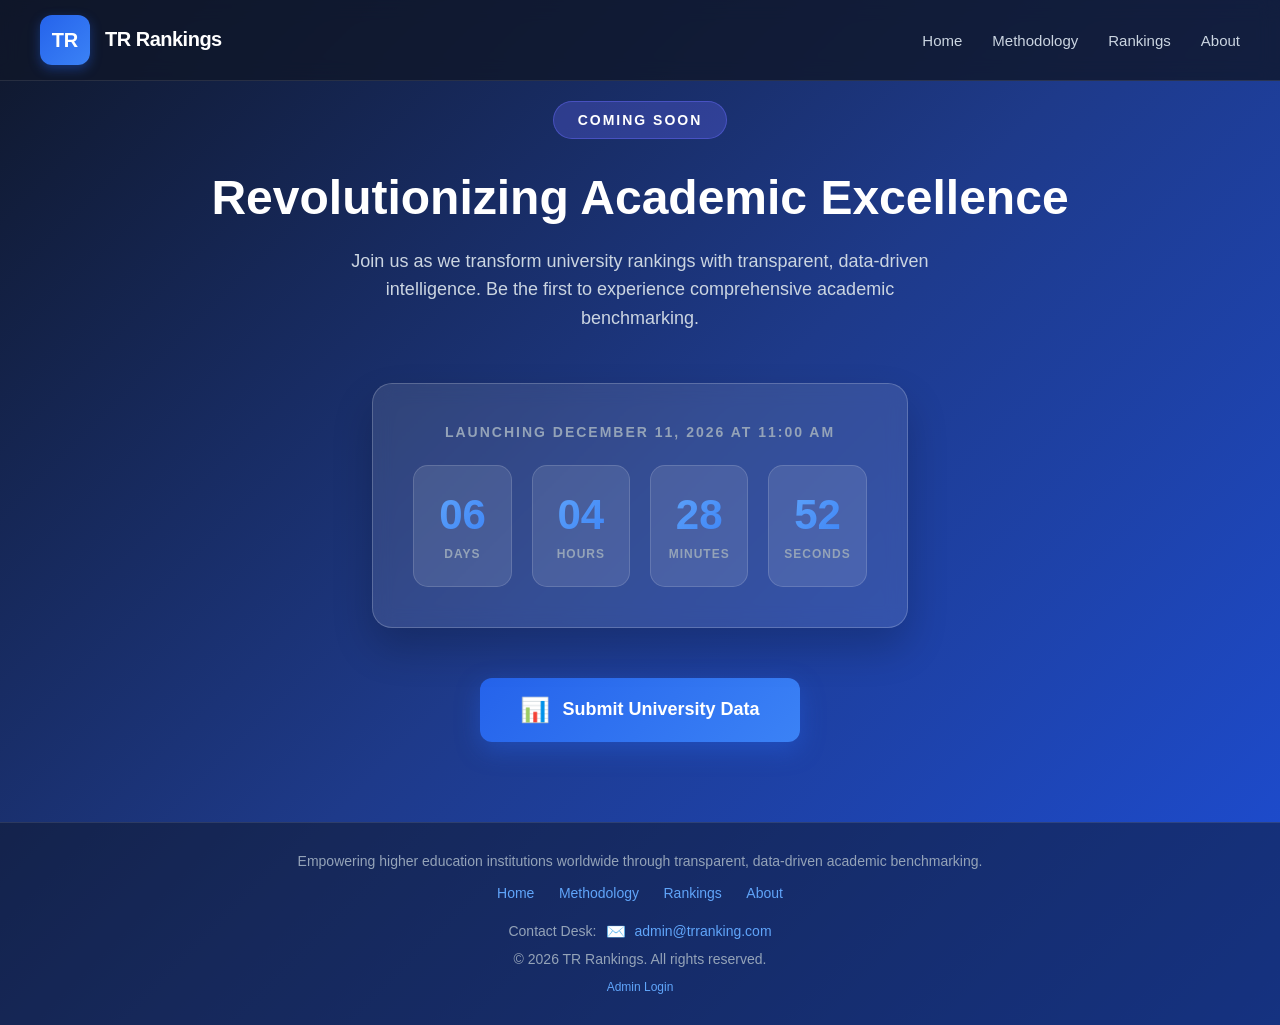
<file: index.html>
<!DOCTYPE html>
<html lang="en">
<head>
  <meta charset="UTF-8">
  <meta name="viewport" content="width=device-width, initial-scale=1.0">
  <meta name="description" content="TR Rankings - Global University Intelligence. Launching December 11, 2026 at 11:00 AM.">
  <title>TR Rankings</title>
  <style>
    * {
      margin: 0;
      padding: 0;
      box-sizing: border-box;
    }

    body {
      font-family: 'Segoe UI', Tahoma, Geneva, Verdana, sans-serif;
      background: linear-gradient(135deg, #0f172a 0%, #1e3a8a 50%, #1d4ed8 100%);
      min-height: 100vh;
      color: white;
      display: flex;
      flex-direction: column;
    }

    /* Navigation Header */
    .nav-header {
      background: rgba(15, 23, 42, 0.8);
      backdrop-filter: blur(10px);
      padding: 15px 40px;
      display: flex;
      justify-content: space-between;
      align-items: center;
      border-bottom: 1px solid rgba(255, 255, 255, 0.1);
      position: sticky;
      top: 0;
      z-index: 1000;
    }

    .nav-brand {
      display: flex;
      align-items: center;
      gap: 15px;
    }

    .logo {
      width: 50px;
      height: 50px;
      background: linear-gradient(135deg, #2563eb 0%, #3b82f6 100%);
      border-radius: 12px;
      display: flex;
      align-items: center;
      justify-content: center;
      font-size: 20px;
      font-weight: bold;
      box-shadow: 0 4px 12px rgba(37, 99, 235, 0.4);
    }

    .brand {
      text-align: left;
    }

    .brand-title {
      font-size: 20px;
      font-weight: bold;
      margin-bottom: 2px;
      letter-spacing: -0.5px;
    }

    .brand-subtitle {
      font-size: 12px;
      color: #94a3b8;
      font-weight: 500;
    }

    .nav-menu {
      display: flex;
      gap: 30px;
      align-items: center;
    }

    .nav-menu a {
      color: #cbd5e1;
      text-decoration: none;
      font-size: 15px;
      font-weight: 500;
      transition: color 0.3s;
      position: relative;
    }

    .nav-menu a:hover {
      color: #60a5fa;
    }

    .nav-menu a::after {
      content: '';
      position: absolute;
      bottom: -5px;
      left: 0;
      width: 0;
      height: 2px;
      background: #60a5fa;
      transition: width 0.3s;
    }

    .nav-menu a:hover::after {
      width: 100%;
    }

    .mobile-menu-toggle {
      display: none;
      background: none;
      border: none;
      color: white;
      font-size: 24px;
      cursor: pointer;
    }

    .container {
      max-width: 1200px;
      margin: 0 auto;
      padding: 20px;
      flex: 1;
      display: flex;
      flex-direction: column;
      justify-content: center;
      align-items: center;
    }

    /* Coming Soon Badge */
    .coming-soon {
      display: inline-block;
      background: rgba(99, 102, 241, 0.3);
      padding: 10px 24px;
      border-radius: 25px;
      font-size: 14px;
      font-weight: bold;
      text-transform: uppercase;
      letter-spacing: 2px;
      margin-bottom: 30px;
      border: 1px solid rgba(99, 102, 241, 0.5);
      animation: pulse 2s infinite;
    }

    @keyframes pulse {
      0%, 100% {
        box-shadow: 0 0 0 0 rgba(99, 102, 241, 0.4);
      }
      50% {
        box-shadow: 0 0 0 10px rgba(99, 102, 241, 0);
      }
    }

    /* Hero Text */
    .hero-text {
      text-align: center;
      margin-bottom: 50px;
    }

    .hero-text h1 {
      font-size: 48px;
      font-weight: bold;
      margin-bottom: 20px;
      line-height: 1.2;
    }

    .hero-text p {
      font-size: 18px;
      color: #cbd5e1;
      max-width: 600px;
      margin: 0 auto;
      line-height: 1.6;
    }

    /* Countdown Timer */
    .countdown {
      background: rgba(255, 255, 255, 0.1);
      backdrop-filter: blur(10px);
      padding: 40px;
      border-radius: 20px;
      max-width: 700px;
      margin: 0 auto 50px;
      border: 1px solid rgba(255, 255, 255, 0.2);
      box-shadow: 0 20px 40px rgba(0, 0, 0, 0.2);
    }

    .countdown-label {
      text-align: center;
      font-size: 14px;
      font-weight: bold;
      text-transform: uppercase;
      letter-spacing: 2px;
      margin-bottom: 25px;
      color: #94a3b8;
    }

    .countdown-timer {
      display: grid;
      grid-template-columns: repeat(4, 1fr);
      gap: 20px;
    }

    .countdown-item {
      background: rgba(255, 255, 255, 0.1);
      padding: 25px 15px;
      border-radius: 15px;
      text-align: center;
      border: 1px solid rgba(255, 255, 255, 0.15);
      transition: transform 0.3s, box-shadow 0.3s;
    }

    .countdown-item:hover {
      transform: translateY(-5px);
      box-shadow: 0 10px 30px rgba(0, 0, 0, 0.2);
    }

    .countdown-number {
      font-size: 42px;
      font-weight: bold;
      margin-bottom: 8px;
      background: linear-gradient(135deg, #60a5fa 0%, #3b82f6 100%);
      -webkit-background-clip: text;
      -webkit-text-fill-color: transparent;
      background-clip: text;
    }

    .countdown-unit {
      font-size: 12px;
      font-weight: bold;
      text-transform: uppercase;
      letter-spacing: 1px;
      color: #94a3b8;
    }

    /* DataHub Button */
    .datahub-section {
      text-align: center;
      margin-bottom: 60px;
    }

    .datahub-btn {
      display: inline-flex;
      align-items: center;
      gap: 12px;
      padding: 18px 40px;
      background: linear-gradient(135deg, #2563eb 0%, #3b82f6 100%);
      color: white;
      border: none;
      border-radius: 12px;
      font-size: 18px;
      font-weight: bold;
      cursor: pointer;
      text-decoration: none;
      box-shadow: 0 8px 24px rgba(37, 99, 235, 0.4);
      transition: all 0.3s;
    }

    .datahub-btn:hover {
      transform: translateY(-3px);
      box-shadow: 0 12px 32px rgba(37, 99, 235, 0.5);
    }

    .datahub-btn:active {
      transform: translateY(-1px);
    }

    .datahub-btn-icon {
      font-size: 24px;
    }

    /* Footer */
    footer {
      background: rgba(15, 23, 42, 0.5);
      padding: 30px 20px;
      text-align: center;
      border-top: 1px solid rgba(255, 255, 255, 0.1);
    }

    .footer-content {
      max-width: 1200px;
      margin: 0 auto;
    }

    .footer-text {
      color: #94a3b8;
      font-size: 14px;
      margin-bottom: 10px;
    }

    .footer-links {
      margin-top: 15px;
    }

    .footer-links a {
      color: #60a5fa;
      text-decoration: none;
      margin: 0 10px;
      font-size: 14px;
      transition: color 0.3s;
    }

    .footer-links a:hover {
      color: #93c5fd;
    }

    /* Modal Styles */
    .modal {
      display: none;
      position: fixed;
      z-index: 2000;
      left: 0;
      top: 0;
      width: 100%;
      height: 100%;
      background-color: rgba(0, 0, 0, 0.7);
      backdrop-filter: blur(5px);
    }

    .modal.show {
      display: flex;
      align-items: center;
      justify-content: center;
    }

    .modal-content {
      background: linear-gradient(135deg, #1e3a8a 0%, #1d4ed8 100%);
      padding: 40px;
      border-radius: 20px;
      max-width: 600px;
      width: 90%;
      max-height: 90vh;
      overflow-y: auto;
      border: 1px solid rgba(255, 255, 255, 0.2);
      box-shadow: 0 20px 60px rgba(0, 0, 0, 0.4);
      position: relative;
    }

    .modal-close {
      position: absolute;
      top: 20px;
      right: 25px;
      font-size: 28px;
      font-weight: bold;
      color: #cbd5e1;
      cursor: pointer;
      transition: color 0.3s;
    }

    .modal-close:hover {
      color: white;
    }

    .modal-title {
      font-size: 28px;
      font-weight: bold;
      margin-bottom: 10px;
      text-align: center;
    }

    .modal-subtitle {
      font-size: 14px;
      color: #94a3b8;
      text-align: center;
      margin-bottom: 20px;
    }

    .admin-login-link {
      color: #60a5fa;
      text-decoration: none;
      font-size: 12px;
      cursor: pointer;
      transition: color 0.3s;
    }

    .admin-login-link:hover {
      color: #93c5fd;
    }

    .email-link {
      color: #60a5fa;
      text-decoration: none;
      font-weight: 500;
      transition: color 0.3s;
    }

    .email-link:hover {
      color: #93c5fd;
      text-decoration: underline;
    }

    .footer-contact-section {
      margin-top: 20px;
      display: flex;
      align-items: center;
      justify-content: center;
      gap: 10px;
    }

    .footer-contact-label {
      font-size: 14px;
      color: #94a3b8;
      font-weight: 500;
    }

    .footer-contact-email {
      display: inline-flex;
      align-items: center;
      gap: 8px;
      color: #60a5fa;
      text-decoration: none;
      font-size: 14px;
      font-weight: 500;
      transition: color 0.3s;
    }

    .footer-contact-email:hover {
      color: #93c5fd;
    }

    .footer-contact-icon {
      font-size: 16px;
    }

    /* Responsive */
    @media (max-width: 768px) {
      .mobile-menu-toggle {
        display: block;
      }

      .nav-menu {
        display: none;
        flex-direction: column;
        position: absolute;
        top: 100%;
        left: 0;
        right: 0;
        background: rgba(15, 23, 42, 0.95);
        backdrop-filter: blur(10px);
        padding: 20px;
        border-bottom: 1px solid rgba(255, 255, 255, 0.1);
        gap: 15px;
      }

      .nav-menu.show {
        display: flex;
      }

      .nav-menu a {
        font-size: 16px;
        padding: 10px;
        text-align: center;
      }

      .nav-brand {
        flex: 1;
      }

      .brand-title {
        font-size: 16px;
      }

      .brand-subtitle {
        font-size: 11px;
      }

      .logo {
        width: 40px;
        height: 40px;
        font-size: 16px;
      }

      .hero-text h1 {
        font-size: 32px;
      }

      .countdown-timer {
        grid-template-columns: repeat(2, 1fr);
        gap: 15px;
      }

      .countdown-number {
        font-size: 32px;
      }

      .datahub-btn {
        padding: 15px 30px;
        font-size: 16px;
      }

      .footer-contact-section {
        flex-direction: column;
        gap: 8px;
      }
    }
  </style>
</head>
<body>

  <!-- Navigation Header -->
  <nav class="nav-header">
    <div class="nav-brand">
      <div class="logo">TR</div>
      <div class="brand">
        <div class="brand-title">TR Rankings</div>
      </div>
    </div>
    <button class="mobile-menu-toggle" onclick="toggleMobileMenu()">☰</button>
    <div class="nav-menu" id="navMenu">
      <a href="index.html">Home</a>
      <a href="methodology.html">Methodology</a>
      <a href="rankings.html">Rankings</a>
      <a href="about.html">About</a>
    </div>
  </nav>

  <div class="container">
    <!-- Coming Soon Badge -->
    <div class="coming-soon">Coming Soon</div>

    <!-- Hero Text -->
    <div class="hero-text">
      <h1>Revolutionizing Academic Excellence</h1>
      <p>
        Join us as we transform university rankings with transparent, data-driven intelligence.
        Be the first to experience comprehensive academic benchmarking.
      </p>
    </div>

    <!-- Countdown Timer -->
    <div class="countdown">
      <div class="countdown-label">Launching December 11, 2026 at 11:00 AM</div>
      <div class="countdown-timer">
        <div class="countdown-item">
          <div class="countdown-number" id="days">00</div>
          <div class="countdown-unit">Days</div>
        </div>
        <div class="countdown-item">
          <div class="countdown-number" id="hours">00</div>
          <div class="countdown-unit">Hours</div>
        </div>
        <div class="countdown-item">
          <div class="countdown-number" id="minutes">00</div>
          <div class="countdown-unit">Minutes</div>
        </div>
        <div class="countdown-item">
          <div class="countdown-number" id="seconds">00</div>
          <div class="countdown-unit">Seconds</div>
        </div>
      </div>
    </div>

    <!-- DataHub Button -->
    <div class="datahub-section">
      <a href="#" class="datahub-btn">
        <span class="datahub-btn-icon">📊</span>
        Submit University Data
      </a>
    </div>
  </div>

  <!-- Footer -->
  <footer>
    <div class="footer-content">
      <p class="footer-text">Empowering higher education institutions worldwide through transparent, data-driven academic benchmarking.</p>
      <div class="footer-links">
        <a href="index.html">Home</a>
        <a href="methodology.html">Methodology</a>
        <a href="rankings.html">Rankings</a>
        <a href="about.html">About</a>
      </div>
      <div class="footer-contact-section">
        <span class="footer-contact-label">Contact Desk:</span>
        <a href="mailto:admin@trranking.com" class="footer-contact-email">
          <span class="footer-contact-icon">✉️</span>
          admin@trranking.com
        </a>
      </div>
      <p class="footer-text" style="margin-top: 10px;">© 2026 TR Rankings. All rights reserved.</p>
      <p style="margin-top: 10px;">
        <a onclick="openAdminLogin()" class="admin-login-link">Admin Login</a>
      </p>
    </div>
  </footer>

  <!-- University Data Submission Modal -->
  <div id="datahubModal" class="modal">
    <div class="modal-content" style="max-width: 800px; width: 95%;">
      <span class="modal-close" onclick="closeModal('datahubModal')">&times;</span>
      <h2 class="modal-title">Submit University Data</h2>
      <p class="modal-subtitle">Your data will be sent to admin@trranking.com</p>
      <iframe
        src="https://docs.google.com/forms/d/e/1FAIpQLSeQ7PW5vBVmZB2wKFaiojemPACR5iPi24cwiL3p6nIOecWN6w/viewform?embedded=true"
        width="100%"
        height="700"
        frameborder="0"
        marginheight="0"
        marginwidth="0"
        style="border-radius: 10px;">
        Loading...
      </iframe>
    </div>
  </div>

  <!-- Admin Login Modal -->
  <div id="adminModal" class="modal">
    <div class="modal-content">
      <span class="modal-close" onclick="closeModal('adminModal')">&times;</span>
      <h2 class="modal-title">Admin Login</h2>
      <p class="modal-subtitle">Access will redirect to Zoho Mail for admin@trranking.com</p>
      <form id="adminLoginForm" onsubmit="submitAdminLogin(event)">
        <div class="form-group">
          <label class="form-label">Email</label>
          <input type="email" class="form-input" name="email" value="admin@trranking.com" readonly>
        </div>
        <div class="form-group">
          <label class="form-label">Password</label>
          <input type="password" class="form-input" name="password" placeholder="Enter your password">
        </div>
        <button type="submit" class="form-submit">Login to Zoho Mail</button>
      </form>
    </div>
  </div>

  <script>
    // Mobile menu toggle
    function toggleMobileMenu() {
      const navMenu = document.getElementById('navMenu');
      navMenu.classList.toggle('show');
    }

    // Modal functions
    function openModal(modalId) {
      document.getElementById(modalId).classList.add('show');
      document.body.style.overflow = 'hidden';
    }

    function closeModal(modalId) {
      document.getElementById(modalId).classList.remove('show');
      document.body.style.overflow = 'auto';
    }

    // Close modal when clicking outside
    window.onclick = function(event) {
      if (event.target.classList.contains('modal')) {
        event.target.classList.remove('show');
        document.body.style.overflow = 'auto';
      }
    }

    // Open DataHub modal
    function openDataHub() {
      openModal('datahubModal');
    }

    // Open Admin Login modal
    function openAdminLogin() {
      openModal('adminModal');
    }

    // Submit Admin Login form - redirects to Zoho Mail
    function submitAdminLogin(event) {
      event.preventDefault();
      closeModal('adminModal');
      window.open('https://mail.zoho.com', '_blank');
    }

    // Update Submit University Data button to open modal
    document.querySelector('.datahub-btn').addEventListener('click', function(e) {
      e.preventDefault();
      openDataHub();
    });



    // Set launch date - December 11, 2026 at 11:00 AM
    const launchDate = new Date('2026-12-11T11:00:00+05:30').getTime();

    // Countdown Timer
    function updateCountdown() {
      const now = new Date().getTime();
      const distance = launchDate - now;

      if (distance < 0) {
        document.getElementById('days').textContent = '00';
        document.getElementById('hours').textContent = '00';
        document.getElementById('minutes').textContent = '00';
        document.getElementById('seconds').textContent = '00';
        return;
      }

      const days = Math.floor(distance / (1000 * 60 * 60 * 24));
      const hours = Math.floor((distance % (1000 * 60 * 60 * 24)) / (1000 * 60 * 60));
      const minutes = Math.floor((distance % (1000 * 60 * 60)) / (1000 * 60));
      const seconds = Math.floor((distance % (1000 * 60)) / 1000);

      document.getElementById('days').textContent = days.toString().padStart(2, '0');
      document.getElementById('hours').textContent = hours.toString().padStart(2, '0');
      document.getElementById('minutes').textContent = minutes.toString().padStart(2, '0');
      document.getElementById('seconds').textContent = seconds.toString().padStart(2, '0');
    }

    // Update countdown every second
    updateCountdown();
    setInterval(updateCountdown, 1000);
  </script>

</body>
</html>
</file>
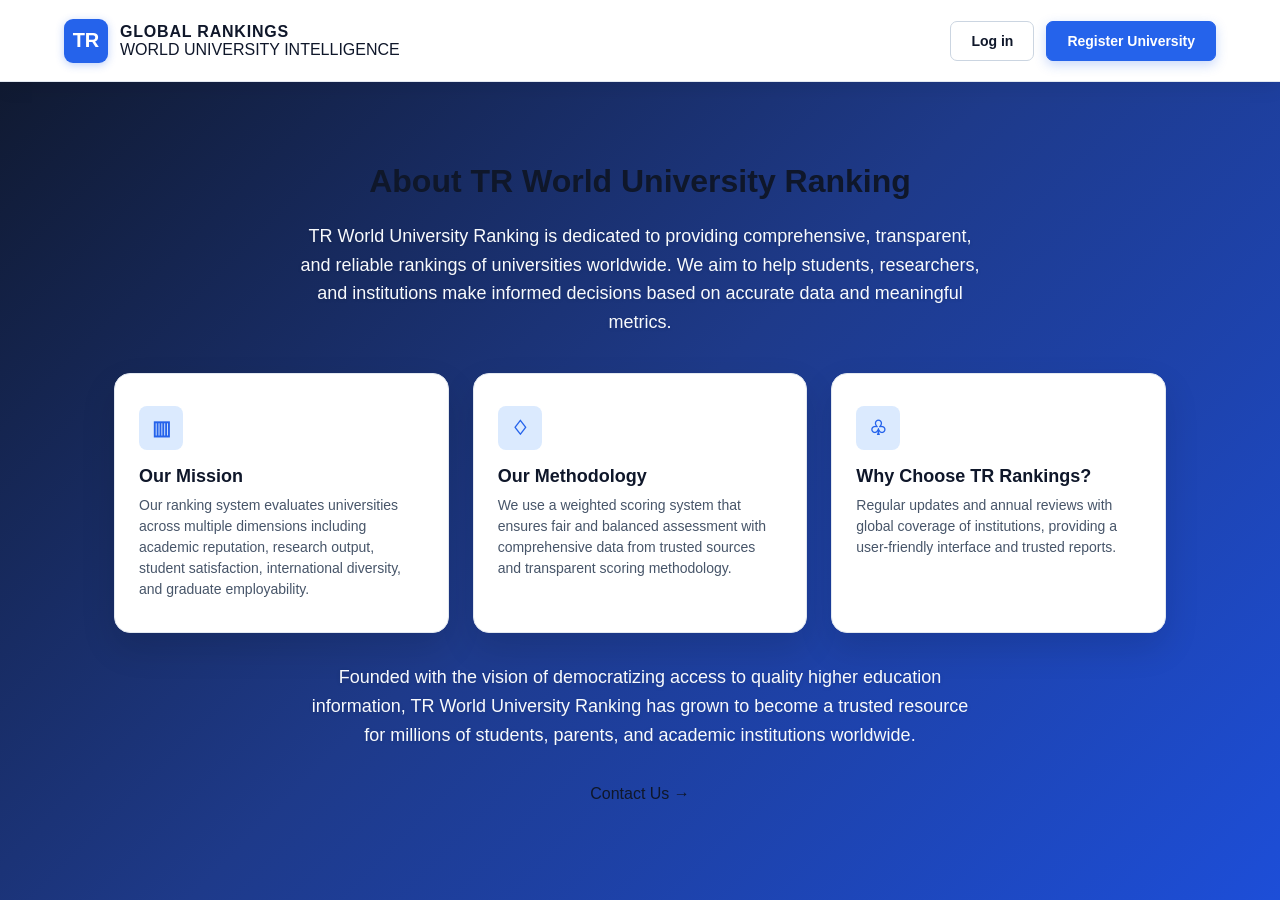
<file: about.html>
<!DOCTYPE html>
<html lang="en">
<head>
    <meta charset="UTF-8">
    <meta name="viewport" content="width=device-width, initial-scale=1.0">
    <title>About - TR World University Ranking - 2027</title>
    <link rel="stylesheet" href="styles.css">
</head>
<body>
    <header class="site-header">
        <a href="index.html" class="brand">
            <span class="brand-logo">TR</span>
            <div class="brand-text">
                <span class="brand-name">GLOBAL RANKINGS</span>
                <span class="brand-subtitle">WORLD UNIVERSITY INTELLIGENCE</span>
            </div>
        </a>

        <div class="header-buttons">
            <button class="btn-login" onclick="showLoginModal()">Log in</button>
            <button class="btn-register" onclick="showRegisterModal()">Register University</button>
        </div>
    </header>
    <main class="hero">
        <h1>About TR World University Ranking</h1>

        <div class="hero-description">
            <p>TR World University Ranking is dedicated to providing comprehensive, transparent, and reliable rankings of universities worldwide. We aim to help students, researchers, and institutions make informed decisions based on accurate data and meaningful metrics.</p>
        </div>

        <section class="features-grid" aria-label="About features">
            <article class="feature-card">
                <div class="feature-icon" aria-hidden="true">▥</div>
                <h3>Our Mission</h3>
                <p>
                    Our ranking system evaluates universities across multiple dimensions including academic reputation, research output, student satisfaction, international diversity, and graduate employability.
                </p>
            </article>

            <article class="feature-card">
                <div class="feature-icon" aria-hidden="true">♢</div>
                <h3>Our Methodology</h3>
                <p>
                    We use a weighted scoring system that ensures fair and balanced assessment with comprehensive data from trusted sources and transparent scoring methodology.
                </p>
            </article>

            <article class="feature-card">
                <div class="feature-icon" aria-hidden="true">♧</div>
                <h3>Why Choose TR Rankings?</h3>
                <p>
                    Regular updates and annual reviews with global coverage of institutions, providing a user-friendly interface and trusted reports.
                </p>
            </article>
        </section>

        <div class="hero-description" style="margin-top: 30px;">
            <p>Founded with the vision of democratizing access to quality higher education information, TR World University Ranking has grown to become a trusted resource for millions of students, parents, and academic institutions worldwide.</p>
        </div>

        <div class="hero-actions">
            <a href="contact.html" class="cta-primary">
                Contact Us <span aria-hidden="true">→</span>
            </a>
        </div>
    </main>

    <!-- Login Modal -->
    <div id="loginModal" style="display: none; position: fixed; top: 0; left: 0; width: 100%; height: 100%; background: rgba(0,0,0,0.5); z-index: 1000; align-items: center; justify-content: center; overflow-y: auto;">
        <div style="background: white; padding: 40px; border-radius: 16px; max-width: 480px; width: 90%; box-shadow: 0 8px 20px rgba(0,0,0,0.2); margin: 20px; position: relative;">
            <button onclick="closeLoginModal()" style="position: absolute; top: 15px; right: 15px; background: none; border: none; font-size: 24px; cursor: pointer; color: #999;">×</button>

            <h2 style="margin: 0 0 8px; color: #25262b; text-align: center; font-size: 28px; font-weight: 700;">Log in</h2>
            <p style="margin: 0 0 25px; color: #666; text-align: center; font-size: 14px;">Access your institutional portal or account.</p>

            <div style="display: flex; flex-direction: column; gap: 12px; margin-bottom: 20px;">
                <button type="button" style="display: flex; align-items: center; justify-content: center; gap: 10px; padding: 12px; border: 1px solid #d8dce3; border-radius: 8px; background: white; color: #333; font-weight: 600; cursor: pointer; font-size: 14px;">
                    <span style="font-size: 18px;">G</span> Continue with Google
                </button>
                <button type="button" style="display: flex; align-items: center; justify-content: center; gap: 10px; padding: 12px; border: 1px solid #d8dce3; border-radius: 8px; background: white; color: #333; font-weight: 600; cursor: pointer; font-size: 14px;">
                    <span style="font-size: 18px;">f</span> Continue with Facebook
                </button>
            </div>

            <p style="margin: 0 0 20px; color: #999; text-align: center; font-size: 12px;">By continuing you agree to TR Global Rankings <a href="#" style="color: #2165d5;">Terms</a> and <a href="#" style="color: #2165d5;">Privacy Policy</a>.</p>

            <div style="display: flex; align-items: center; margin: 20px 0;">
                <div style="flex: 1; height: 1px; background: #e0e0e0;"></div>
                <span style="padding: 0 15px; color: #999; font-size: 12px; font-weight: 600;">OR</span>
                <div style="flex: 1; height: 1px; background: #e0e0e0;"></div>
            </div>

            <form id="loginForm" style="display: flex; flex-direction: column; gap: 20px;">
                <div>
                    <label style="display: block; margin-bottom: 8px; color: #333; font-size: 13px; font-weight: 600;">Official Email Address*</label>
                    <input type="email" placeholder="Enter your email" style="width: 100%; padding: 12px; border: 1px solid #d8dce3; border-radius: 8px;" required>
                </div>
                <div>
                    <label style="display: block; margin-bottom: 8px; color: #333; font-size: 13px; font-weight: 600;">Password*</label>
                    <div style="position: relative;">
                        <input type="password" id="loginPassword" placeholder="Enter your password" style="width: 100%; padding: 12px; padding-right: 40px; border: 1px solid #d8dce3; border-radius: 8px;" required>
                        <span onclick="togglePassword('loginPassword')" style="position: absolute; right: 12px; top: 50%; transform: translateY(-50%); cursor: pointer; color: #999;">👁</span>
                    </div>
                </div>
                <div style="text-align: right;">
                    <a href="#" style="color: #2165d5; font-size: 13px; text-decoration: none;">Forgot Password?</a>
                </div>
                <button type="submit" style="padding: 14px; background: #2165d5; color: white; border: none; border-radius: 8px; font-weight: 700; cursor: pointer; font-size: 16px;">Log in</button>
            </form>
        </div>
    </div>

    <!-- Register Modal -->
    <div id="registerModal" style="display: none; position: fixed; top: 0; left: 0; width: 100%; height: 100%; background: rgba(0,0,0,0.5); z-index: 1000; align-items: center; justify-content: center; overflow-y: auto;">
        <div style="background: white; padding: 40px; border-radius: 16px; max-width: 480px; width: 90%; box-shadow: 0 8px 20px rgba(0,0,0,0.2); margin: 20px; position: relative;">
            <button onclick="closeRegisterModal()" style="position: absolute; top: 15px; right: 15px; background: none; border: none; font-size: 24px; cursor: pointer; color: #999;">×</button>

            <h2 style="margin: 0 0 8px; color: #25262b; text-align: center; font-size: 28px; font-weight: 700;">Register University</h2>
            <p style="margin: 0 0 25px; color: #666; text-align: center; font-size: 14px;">Create an account to submit your institution for evaluation.</p>

            <div style="display: flex; flex-direction: column; gap: 12px; margin-bottom: 20px;">
                <button type="button" style="display: flex; align-items: center; justify-content: center; gap: 10px; padding: 12px; border: 1px solid #d8dce3; border-radius: 8px; background: white; color: #333; font-weight: 600; cursor: pointer; font-size: 14px;">
                    <span style="font-size: 18px;">G</span> Continue with Google
                </button>
                <button type="button" style="display: flex; align-items: center; justify-content: center; gap: 10px; padding: 12px; border: 1px solid #d8dce3; border-radius: 8px; background: white; color: #333; font-weight: 600; cursor: pointer; font-size: 14px;">
                    <span style="font-size: 18px;">f</span> Continue with Facebook
                </button>
            </div>

            <p style="margin: 0 0 20px; color: #999; text-align: center; font-size: 12px;">By continuing you agree to TR Global Rankings <a href="#" style="color: #2165d5;">Terms</a> and <a href="#" style="color: #2165d5;">Privacy Policy</a>.</p>

            <div style="display: flex; align-items: center; margin: 20px 0;">
                <div style="flex: 1; height: 1px; background: #e0e0e0;"></div>
                <span style="padding: 0 15px; color: #999; font-size: 12px; font-weight: 600;">OR</span>
                <div style="flex: 1; height: 1px; background: #e0e0e0;"></div>
            </div>

            <form id="registerForm" style="display: flex; flex-direction: column; gap: 20px;">
                <div>
                    <label style="display: block; margin-bottom: 8px; color: #333; font-size: 13px; font-weight: 600;">Official Email Address*</label>
                    <input type="email" placeholder="Enter your email" style="width: 100%; padding: 12px; border: 1px solid #d8dce3; border-radius: 8px;" required>
                </div>
                <div>
                    <label style="display: block; margin-bottom: 8px; color: #333; font-size: 13px; font-weight: 600;">Password*</label>
                    <div style="position: relative;">
                        <input type="password" id="registerPassword" placeholder="Enter your password" style="width: 100%; padding: 12px; padding-right: 40px; border: 1px solid #d8dce3; border-radius: 8px;" required>
                        <span onclick="togglePassword('registerPassword')" style="position: absolute; right: 12px; top: 50%; transform: translateY(-50%); cursor: pointer; color: #999;">👁</span>
                    </div>
                </div>
                <div style="text-align: right;">
                    <a href="#" style="color: #2165d5; font-size: 13px; text-decoration: none;">Forgot Password?</a>
                </div>
                <button type="submit" style="padding: 14px; background: #2165d5; color: white; border: none; border-radius: 8px; font-weight: 700; cursor: pointer; font-size: 16px;">Proceed to Assessment Form</button>
            </form>
        </div>
    </div>

    <!-- Assessment Modal -->
    <div id="assessmentModal" style="display: none; position: fixed; top: 0; left: 0; width: 100%; height: 100%; background: rgba(0,0,0,0.5); z-index: 1000; align-items: center; justify-content: center; overflow-y: auto;">
        <div style="background: white; padding: 40px; border-radius: 16px; max-width: 600px; width: 90%; box-shadow: 0 8px 20px rgba(0,0,0,0.2); margin: 20px; position: relative;">
            <button onclick="closeAssessmentModal()" style="position: absolute; top: 15px; right: 15px; background: none; border: none; font-size: 24px; cursor: pointer; color: #999;">×</button>

            <h2 style="margin: 0 0 8px; color: #25262b; text-align: center; font-size: 28px; font-weight: 700;">University Assessment</h2>
            <p style="margin: 0 0 25px; color: #666; text-align: center; font-size: 14px;">Complete your institution's assessment data.</p>

            <form id="assessmentForm" style="display: flex; flex-direction: column; gap: 15px;">
                <input type="text" placeholder="University Name" style="padding: 12px; border: 1px solid #d8dce3; border-radius: 8px;" required>
                <input type="text" placeholder="Country" style="padding: 12px; border: 1px solid #d8dce3; border-radius: 8px;" required>
                <input type="number" placeholder="Number of Students" style="padding: 12px; border: 1px solid #d8dce3; border-radius: 8px;" required>
                <input type="number" placeholder="Number of Faculty" style="padding: 12px; border: 1px solid #d8dce3; border-radius: 8px;" required>
                <input type="number" placeholder="Number of Programs" style="padding: 12px; border: 1px solid #d8dce3; border-radius: 8px;" required>
                <input type="number" placeholder="Year Established" style="padding: 12px; border: 1px solid #d8dce3; border-radius: 8px;" required>
                <select style="padding: 12px; border: 1px solid #d8dce3; border-radius: 8px;" required>
                    <option value="">Select Accreditation Status</option>
                    <option value="accredited">Fully Accredited</option>
                    <option value="provisional">Provisionally Accredited</option>
                    <option value="candidate">Candidate for Accreditation</option>
                    <option value="not-accredited">Not Accredited</option>
                </select>
                <textarea placeholder="University Description" rows="3" style="padding: 12px; border: 1px solid #d8dce3; border-radius: 8px; resize: vertical;" required></textarea>
                <div style="display: flex; gap: 10px;">
                    <input type="number" placeholder="Research Budget (in millions)" style="flex: 1; padding: 12px; border: 1px solid #d8dce3; border-radius: 8px;" required>
                    <input type="number" placeholder="International Students (%)" style="flex: 1; padding: 12px; border: 1px solid #d8dce3; border-radius: 8px;" required>
                </div>
                <button type="submit" style="padding: 14px; background: #2165d5; color: white; border: none; border-radius: 8px; font-weight: 700; cursor: pointer; font-size: 16px;">Submit Assessment</button>
            </form>
        </div>
    </div>

    <script>
        // Modal functions
        function showLoginModal() {
            document.getElementById('loginModal').style.display = 'flex';
        }

        function closeLoginModal() {
            document.getElementById('loginModal').style.display = 'none';
        }

        function showRegisterModal() {
            document.getElementById('registerModal').style.display = 'flex';
        }

        function closeRegisterModal() {
            document.getElementById('registerModal').style.display = 'none';
        }

        function showAssessmentModal() {
            document.getElementById('assessmentModal').style.display = 'flex';
        }

        function closeAssessmentModal() {
            document.getElementById('assessmentModal').style.display = 'none';
        }

        // Toggle password visibility
        function togglePassword(inputId) {
            const input = document.getElementById(inputId);
            if (input.type === 'password') {
                input.type = 'text';
            } else {
                input.type = 'password';
            }
        }

        // Handle form submissions
        document.getElementById('loginForm').addEventListener('submit', function(e) {
            e.preventDefault();
            alert('Login successful! (Demo)');
            closeLoginModal();
        });

        document.getElementById('registerForm').addEventListener('submit', function(e) {
            e.preventDefault();
            closeRegisterModal();
            showAssessmentModal();
        });

        document.getElementById('assessmentForm').addEventListener('submit', function(e) {
            e.preventDefault();
            alert('University assessment submitted successfully! (Demo)');
            closeAssessmentModal();
        });

        // Close modals when clicking outside
        window.onclick = function(event) {
            const loginModal = document.getElementById('loginModal');
            const registerModal = document.getElementById('registerModal');
            const assessmentModal = document.getElementById('assessmentModal');
            if (event.target == loginModal) {
                loginModal.style.display = 'none';
            }
            if (event.target == registerModal) {
                registerModal.style.display = 'none';
            }
            if (event.target == assessmentModal) {
                assessmentModal.style.display = 'none';
            }
        }
    </script>
</body>
</html>
</file>
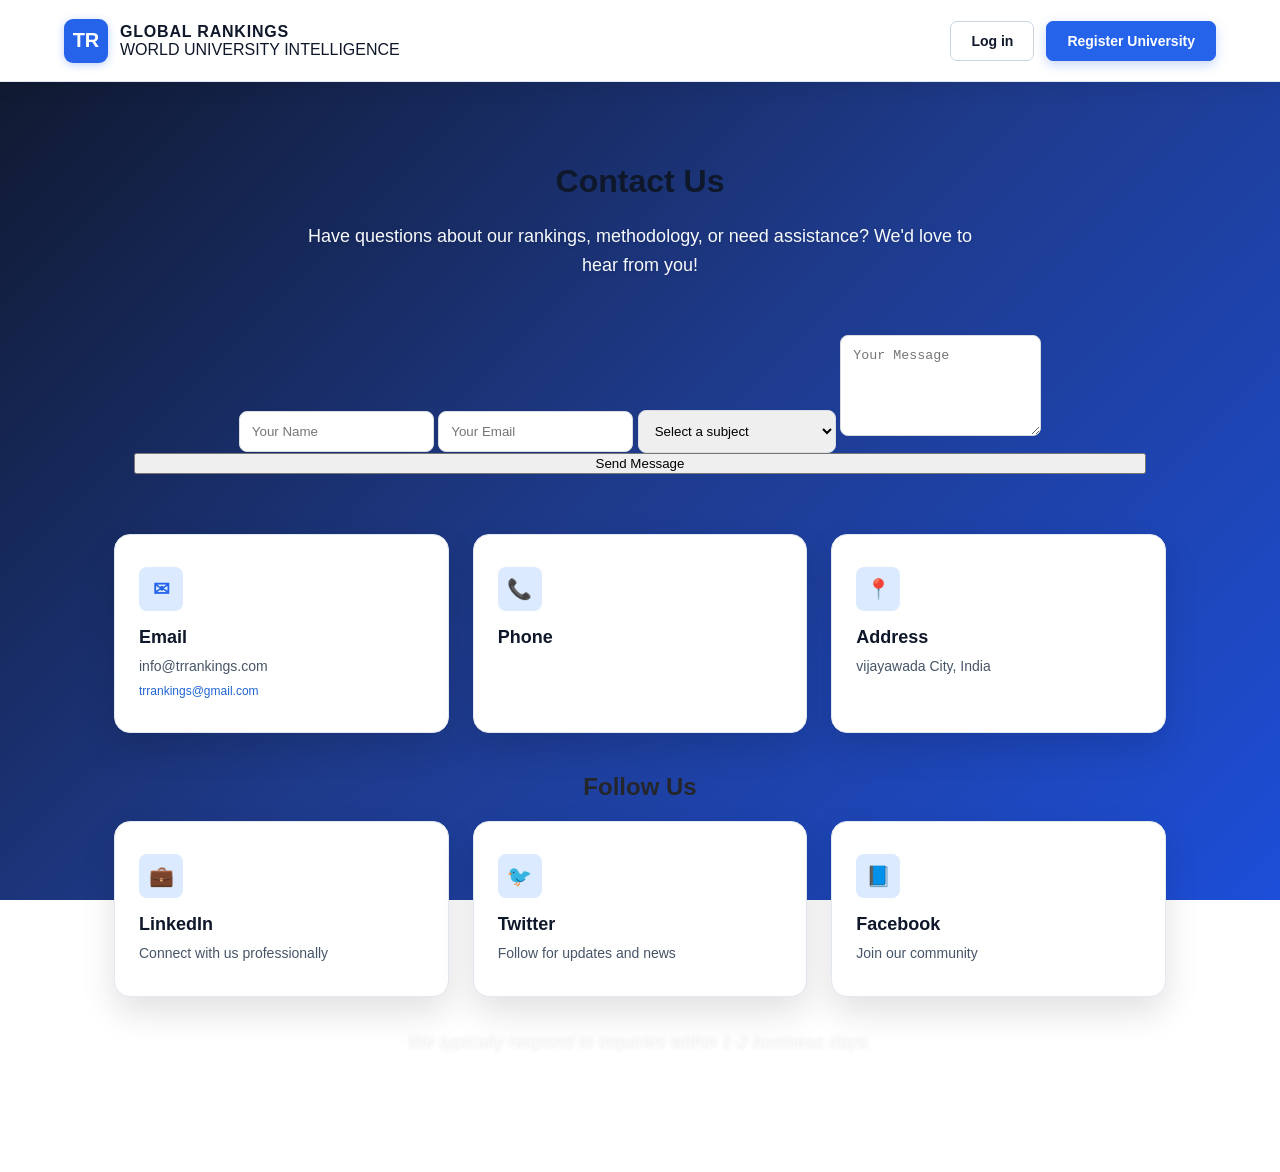
<file: contact.html>
<!DOCTYPE html>
<html lang="en">
<head>
    <meta charset="UTF-8">
    <meta name="viewport" content="width=device-width, initial-scale=1.0">
    <title>Contact - TR World University Ranking - 2027</title>
    <link rel="stylesheet" href="styles.css">
</head>
<body>
    <header class="site-header">
        <a href="index.html" class="brand">
            <span class="brand-logo">TR</span>
            <div class="brand-text">
                <span class="brand-name">GLOBAL RANKINGS</span>
                <span class="brand-subtitle">WORLD UNIVERSITY INTELLIGENCE</span>
            </div>
        </a>

        <div class="header-buttons">
            <button class="btn-login" onclick="showLoginModal()">Log in</button>
            <button class="btn-register" onclick="showRegisterModal()">Register University</button>
        </div>
    </header>
    <main class="hero">
        <h1>Contact Us</h1>

        <p class="hero-description">
            Have questions about our rankings, methodology, or need assistance? We'd love to hear from you!
        </p>

        <form class="search-form" style="flex-direction: column; padding: 20px; gap: 15px;">
            <input
                type="text"
                name="name"
                placeholder="Your Name"
                aria-label="Name"
                style="padding: 12px; border: 1px solid #d8dce3; border-radius: 8px;"
            >
            <input
                type="email"
                name="email"
                placeholder="Your Email"
                aria-label="Email"
                style="padding: 12px; border: 1px solid #d8dce3; border-radius: 8px;"
            >
            <select
                name="subject"
                aria-label="Subject"
                style="padding: 12px; border: 1px solid #d8dce3; border-radius: 8px;"
            >
                <option value="">Select a subject</option>
                <option value="general">General Inquiry</option>
                <option value="methodology">Methodology Questions</option>
                <option value="data">Data Corrections</option>
                <option value="partnership">Partnership Opportunities</option>
                <option value="media">Media Inquiries</option>
            </select>
            <textarea
                name="message"
                placeholder="Your Message"
                rows="5"
                aria-label="Message"
                style="padding: 12px; border: 1px solid #d8dce3; border-radius: 8px; resize: vertical;"
            ></textarea>
            <button type="submit" style="width: 100%;">Send Message</button>
        </form>

        <section class="features-grid" aria-label="Contact information" style="margin-top: 40px;">
            <article class="feature-card">
                <div class="feature-icon" aria-hidden="true">✉</div>
                <h3>Email</h3>
                <p>info@trrankings.com</p>
                <p style="margin-top: 5px; font-size: 12px; color: #2165d5;">trrankings@gmail.com</p>
            </article>

            <article class="feature-card">
                <div class="feature-icon" aria-hidden="true">📞</div>
                <h3>Phone</h3>
                <p></p>
            </article>

            <article class="feature-card">
                <div class="feature-icon" aria-hidden="true">📍</div>
                <h3>Address</h3>
                <p> vijayawada City, India</p>
            </article>
        </section>

        <h2 style="text-align: center; margin: 40px 0 20px; color: #25262b;">Follow Us</h2>

        <section class="features-grid" aria-label="Social media links" style="margin: 0 auto;">
            <article class="feature-card">
                <a href="https://linkedin.com" target="_blank" rel="noopener noreferrer" style="text-decoration: none; color: inherit;">
                    <div class="feature-icon" aria-hidden="true">💼</div>
                    <h3>LinkedIn</h3>
                    <p>Connect with us professionally</p>
                </a>
            </article>

            <article class="feature-card">
                <a href="https://twitter.com" target="_blank" rel="noopener noreferrer" style="text-decoration: none; color: inherit;">
                    <div class="feature-icon" aria-hidden="true">🐦</div>
                    <h3>Twitter</h3>
                    <p>Follow for updates and news</p>
                </a>
            </article>

            <article class="feature-card">
                <a href="https://facebook.com" target="_blank" rel="noopener noreferrer" style="text-decoration: none; color: inherit;">
                    <div class="feature-icon" aria-hidden="true">📘</div>
                    <h3>Facebook</h3>
                    <p>Join our community</p>
                </a>
            </article>
        </section>

        <p class="hero-description" style="margin-top: 30px;">
            <em>We typically respond to inquiries within 1-2 business days.</em>
        </p>
    </main>

    <!-- Login Modal -->
    <div id="loginModal" style="display: none; position: fixed; top: 0; left: 0; width: 100%; height: 100%; background: rgba(0,0,0,0.5); z-index: 1000; align-items: center; justify-content: center; overflow-y: auto;">
        <div style="background: white; padding: 40px; border-radius: 16px; max-width: 480px; width: 90%; box-shadow: 0 8px 20px rgba(0,0,0,0.2); margin: 20px; position: relative;">
            <button onclick="closeLoginModal()" style="position: absolute; top: 15px; right: 15px; background: none; border: none; font-size: 24px; cursor: pointer; color: #999;">×</button>

            <h2 style="margin: 0 0 8px; color: #25262b; text-align: center; font-size: 28px; font-weight: 700;">Log in</h2>
            <p style="margin: 0 0 25px; color: #666; text-align: center; font-size: 14px;">Access your institutional portal or account.</p>

            <div style="display: flex; flex-direction: column; gap: 12px; margin-bottom: 20px;">
                <button type="button" style="display: flex; align-items: center; justify-content: center; gap: 10px; padding: 12px; border: 1px solid #d8dce3; border-radius: 8px; background: white; color: #333; font-weight: 600; cursor: pointer; font-size: 14px;">
                    <span style="font-size: 18px;">G</span> Continue with Google
                </button>
                <button type="button" style="display: flex; align-items: center; justify-content: center; gap: 10px; padding: 12px; border: 1px solid #d8dce3; border-radius: 8px; background: white; color: #333; font-weight: 600; cursor: pointer; font-size: 14px;">
                    <span style="font-size: 18px;">f</span> Continue with Facebook
                </button>
            </div>

            <p style="margin: 0 0 20px; color: #999; text-align: center; font-size: 12px;">By continuing you agree to TR Global Rankings <a href="#" style="color: #2165d5;">Terms</a> and <a href="#" style="color: #2165d5;">Privacy Policy</a>.</p>

            <div style="display: flex; align-items: center; margin: 20px 0;">
                <div style="flex: 1; height: 1px; background: #e0e0e0;"></div>
                <span style="padding: 0 15px; color: #999; font-size: 12px; font-weight: 600;">OR</span>
                <div style="flex: 1; height: 1px; background: #e0e0e0;"></div>
            </div>

            <form id="loginForm" style="display: flex; flex-direction: column; gap: 20px;">
                <div>
                    <label style="display: block; margin-bottom: 8px; color: #333; font-size: 13px; font-weight: 600;">Official Email Address*</label>
                    <input type="email" placeholder="Enter your email" style="width: 100%; padding: 12px; border: 1px solid #d8dce3; border-radius: 8px;" required>
                </div>
                <div>
                    <label style="display: block; margin-bottom: 8px; color: #333; font-size: 13px; font-weight: 600;">Password*</label>
                    <div style="position: relative;">
                        <input type="password" id="loginPassword" placeholder="Enter your password" style="width: 100%; padding: 12px; padding-right: 40px; border: 1px solid #d8dce3; border-radius: 8px;" required>
                        <span onclick="togglePassword('loginPassword')" style="position: absolute; right: 12px; top: 50%; transform: translateY(-50%); cursor: pointer; color: #999;">👁</span>
                    </div>
                </div>
                <div style="text-align: right;">
                    <a href="#" style="color: #2165d5; font-size: 13px; text-decoration: none;">Forgot Password?</a>
                </div>
                <button type="submit" style="padding: 14px; background: #2165d5; color: white; border: none; border-radius: 8px; font-weight: 700; cursor: pointer; font-size: 16px;">Log in</button>
            </form>
        </div>
    </div>

    <!-- Register Modal -->
    <div id="registerModal" style="display: none; position: fixed; top: 0; left: 0; width: 100%; height: 100%; background: rgba(0,0,0,0.5); z-index: 1000; align-items: center; justify-content: center; overflow-y: auto;">
        <div style="background: white; padding: 40px; border-radius: 16px; max-width: 480px; width: 90%; box-shadow: 0 8px 20px rgba(0,0,0,0.2); margin: 20px; position: relative;">
            <button onclick="closeRegisterModal()" style="position: absolute; top: 15px; right: 15px; background: none; border: none; font-size: 24px; cursor: pointer; color: #999;">×</button>

            <h2 style="margin: 0 0 8px; color: #25262b; text-align: center; font-size: 28px; font-weight: 700;">Register University</h2>
            <p style="margin: 0 0 25px; color: #666; text-align: center; font-size: 14px;">Create an account to submit your institution for evaluation.</p>

            <div style="display: flex; flex-direction: column; gap: 12px; margin-bottom: 20px;">
                <button type="button" style="display: flex; align-items: center; justify-content: center; gap: 10px; padding: 12px; border: 1px solid #d8dce3; border-radius: 8px; background: white; color: #333; font-weight: 600; cursor: pointer; font-size: 14px;">
                    <span style="font-size: 18px;">G</span> Continue with Google
                </button>
                <button type="button" style="display: flex; align-items: center; justify-content: center; gap: 10px; padding: 12px; border: 1px solid #d8dce3; border-radius: 8px; background: white; color: #333; font-weight: 600; cursor: pointer; font-size: 14px;">
                    <span style="font-size: 18px;">f</span> Continue with Facebook
                </button>
            </div>

            <p style="margin: 0 0 20px; color: #999; text-align: center; font-size: 12px;">By continuing you agree to TR Global Rankings <a href="#" style="color: #2165d5;">Terms</a> and <a href="#" style="color: #2165d5;">Privacy Policy</a>.</p>

            <div style="display: flex; align-items: center; margin: 20px 0;">
                <div style="flex: 1; height: 1px; background: #e0e0e0;"></div>
                <span style="padding: 0 15px; color: #999; font-size: 12px; font-weight: 600;">OR</span>
                <div style="flex: 1; height: 1px; background: #e0e0e0;"></div>
            </div>

            <form id="registerForm" style="display: flex; flex-direction: column; gap: 20px;">
                <div>
                    <label style="display: block; margin-bottom: 8px; color: #333; font-size: 13px; font-weight: 600;">Official Email Address*</label>
                    <input type="email" placeholder="Enter your email" style="width: 100%; padding: 12px; border: 1px solid #d8dce3; border-radius: 8px;" required>
                </div>
                <div>
                    <label style="display: block; margin-bottom: 8px; color: #333; font-size: 13px; font-weight: 600;">Password*</label>
                    <div style="position: relative;">
                        <input type="password" id="registerPassword" placeholder="Enter your password" style="width: 100%; padding: 12px; padding-right: 40px; border: 1px solid #d8dce3; border-radius: 8px;" required>
                        <span onclick="togglePassword('registerPassword')" style="position: absolute; right: 12px; top: 50%; transform: translateY(-50%); cursor: pointer; color: #999;">👁</span>
                    </div>
                </div>
                <div style="text-align: right;">
                    <a href="#" style="color: #2165d5; font-size: 13px; text-decoration: none;">Forgot Password?</a>
                </div>
                <button type="submit" style="padding: 14px; background: #2165d5; color: white; border: none; border-radius: 8px; font-weight: 700; cursor: pointer; font-size: 16px;">Proceed to Assessment Form</button>
            </form>
        </div>
    </div>

    <!-- Assessment Modal -->
    <div id="assessmentModal" style="display: none; position: fixed; top: 0; left: 0; width: 100%; height: 100%; background: rgba(0,0,0,0.5); z-index: 1000; align-items: center; justify-content: center; overflow-y: auto;">
        <div style="background: white; padding: 40px; border-radius: 16px; max-width: 600px; width: 90%; box-shadow: 0 8px 20px rgba(0,0,0,0.2); margin: 20px; position: relative;">
            <button onclick="closeAssessmentModal()" style="position: absolute; top: 15px; right: 15px; background: none; border: none; font-size: 24px; cursor: pointer; color: #999;">×</button>

            <h2 style="margin: 0 0 8px; color: #25262b; text-align: center; font-size: 28px; font-weight: 700;">University Assessment</h2>
            <p style="margin: 0 0 25px; color: #666; text-align: center; font-size: 14px;">Complete your institution's assessment data.</p>

            <form id="assessmentForm" style="display: flex; flex-direction: column; gap: 15px;">
                <input type="text" placeholder="University Name" style="padding: 12px; border: 1px solid #d8dce3; border-radius: 8px;" required>
                <input type="text" placeholder="Country" style="padding: 12px; border: 1px solid #d8dce3; border-radius: 8px;" required>
                <input type="number" placeholder="Number of Students" style="padding: 12px; border: 1px solid #d8dce3; border-radius: 8px;" required>
                <input type="number" placeholder="Number of Faculty" style="padding: 12px; border: 1px solid #d8dce3; border-radius: 8px;" required>
                <input type="number" placeholder="Number of Programs" style="padding: 12px; border: 1px solid #d8dce3; border-radius: 8px;" required>
                <input type="number" placeholder="Year Established" style="padding: 12px; border: 1px solid #d8dce3; border-radius: 8px;" required>
                <select style="padding: 12px; border: 1px solid #d8dce3; border-radius: 8px;" required>
                    <option value="">Select Accreditation Status</option>
                    <option value="accredited">Fully Accredited</option>
                    <option value="provisional">Provisionally Accredited</option>
                    <option value="candidate">Candidate for Accreditation</option>
                    <option value="not-accredited">Not Accredited</option>
                </select>
                <textarea placeholder="University Description" rows="3" style="padding: 12px; border: 1px solid #d8dce3; border-radius: 8px; resize: vertical;" required></textarea>
                <div style="display: flex; gap: 10px;">
                    <input type="number" placeholder="Research Budget (in millions)" style="flex: 1; padding: 12px; border: 1px solid #d8dce3; border-radius: 8px;" required>
                    <input type="number" placeholder="International Students (%)" style="flex: 1; padding: 12px; border: 1px solid #d8dce3; border-radius: 8px;" required>
                </div>
                <button type="submit" style="padding: 14px; background: #2165d5; color: white; border: none; border-radius: 8px; font-weight: 700; cursor: pointer; font-size: 16px;">Submit Assessment</button>
            </form>
        </div>
    </div>

    <script>
        // Modal functions
        function showLoginModal() {
            document.getElementById('loginModal').style.display = 'flex';
        }

        function closeLoginModal() {
            document.getElementById('loginModal').style.display = 'none';
        }

        function showRegisterModal() {
            document.getElementById('registerModal').style.display = 'flex';
        }

        function closeRegisterModal() {
            document.getElementById('registerModal').style.display = 'none';
        }

        function showAssessmentModal() {
            document.getElementById('assessmentModal').style.display = 'flex';
        }

        function closeAssessmentModal() {
            document.getElementById('assessmentModal').style.display = 'none';
        }

        // Toggle password visibility
        function togglePassword(inputId) {
            const input = document.getElementById(inputId);
            if (input.type === 'password') {
                input.type = 'text';
            } else {
                input.type = 'password';
            }
        }

        // Handle form submissions
        document.getElementById('loginForm').addEventListener('submit', function(e) {
            e.preventDefault();
            alert('Login successful! (Demo)');
            closeLoginModal();
        });

        document.getElementById('registerForm').addEventListener('submit', function(e) {
            e.preventDefault();
            closeRegisterModal();
            showAssessmentModal();
        });

        document.getElementById('assessmentForm').addEventListener('submit', function(e) {
            e.preventDefault();
            alert('University assessment submitted successfully! (Demo)');
            closeAssessmentModal();
        });

        // Close modals when clicking outside
        window.onclick = function(event) {
            const loginModal = document.getElementById('loginModal');
            const registerModal = document.getElementById('registerModal');
            const assessmentModal = document.getElementById('assessmentModal');
            if (event.target == loginModal) {
                loginModal.style.display = 'none';
            }
            if (event.target == registerModal) {
                registerModal.style.display = 'none';
            }
            if (event.target == assessmentModal) {
                assessmentModal.style.display = 'none';
            }
        }
    </script>
</body>
</html>
</file>
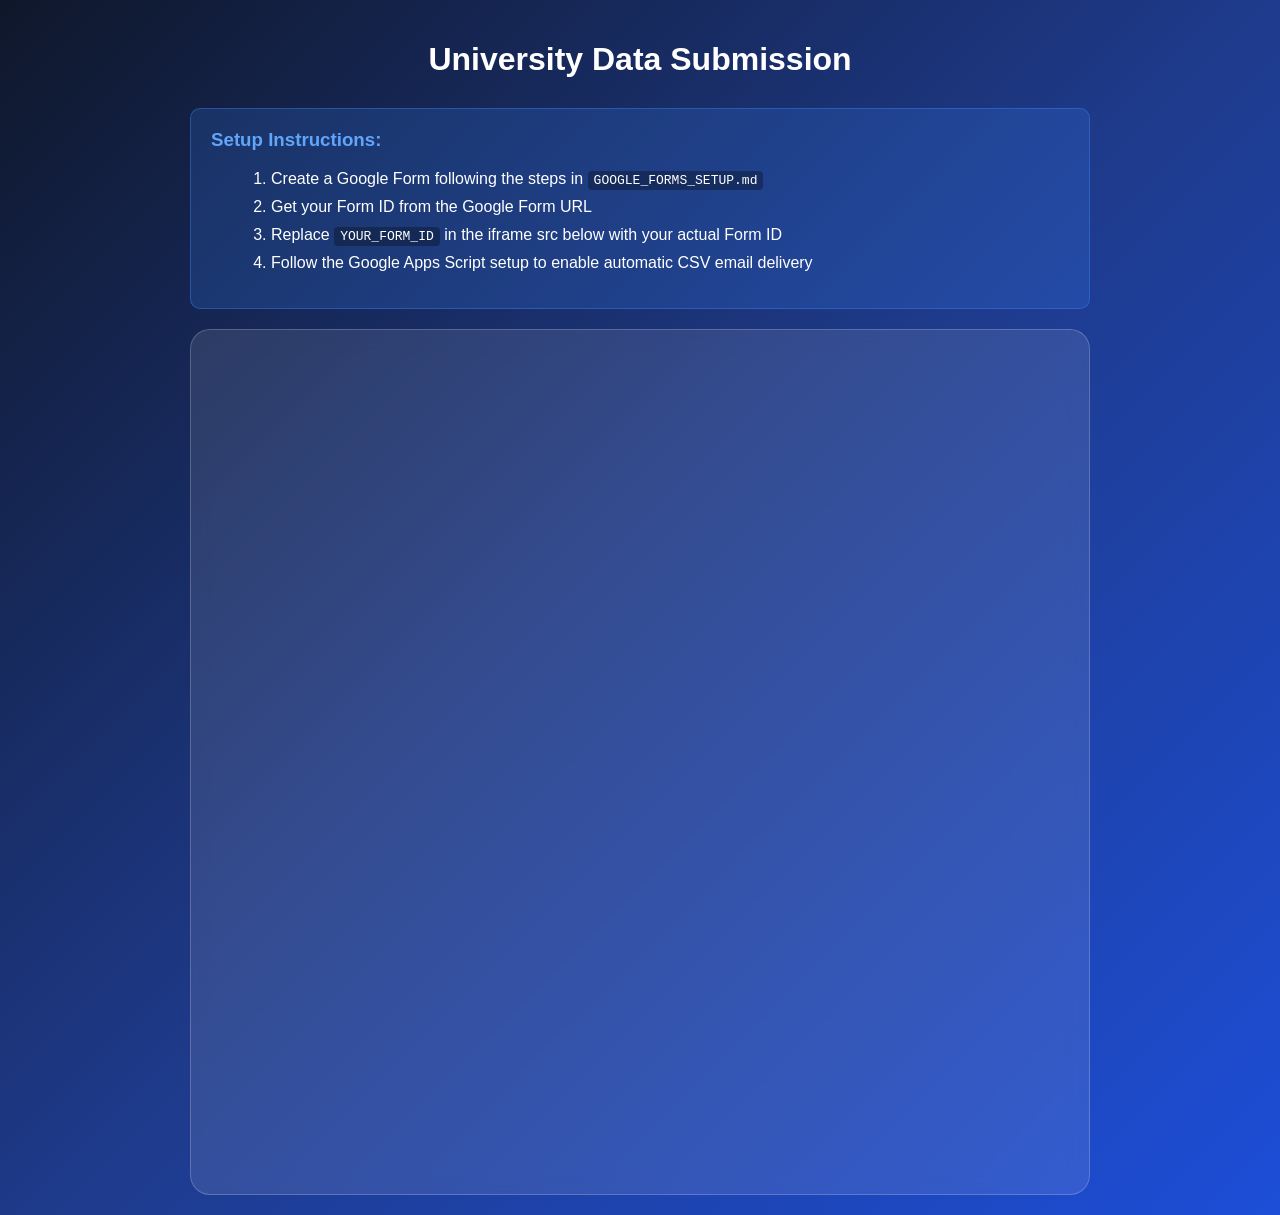
<file: google-form-embed-example.html>
<!DOCTYPE html>
<html lang="en">
<head>
  <meta charset="UTF-8">
  <meta name="viewport" content="width=device-width, initial-scale=1.0">
  <title>Google Form Embed Example - TR Rankings</title>
  <style>
    body {
      font-family: 'Segoe UI', Tahoma, Geneva, Verdana, sans-serif;
      background: linear-gradient(135deg, #0f172a 0%, #1e3a8a 50%, #1d4ed8 100%);
      min-height: 100vh;
      color: white;
      margin: 0;
      padding: 20px;
    }

    .container {
      max-width: 900px;
      margin: 0 auto;
    }

    h1 {
      text-align: center;
      margin-bottom: 30px;
    }

    .form-container {
      background: rgba(255, 255, 255, 0.1);
      backdrop-filter: blur(10px);
      border-radius: 20px;
      padding: 30px;
      border: 1px solid rgba(255, 255, 255, 0.2);
    }

    iframe {
      width: 100%;
      height: 800px;
      border: none;
      border-radius: 10px;
    }

    .instructions {
      background: rgba(59, 130, 246, 0.2);
      padding: 20px;
      border-radius: 10px;
      margin-bottom: 20px;
      border: 1px solid rgba(59, 130, 246, 0.4);
    }

    .instructions h3 {
      margin-top: 0;
      color: #60a5fa;
    }

    .instructions ol {
      margin-left: 20px;
    }

    .instructions li {
      margin-bottom: 10px;
    }

    .instructions code {
      background: rgba(0, 0, 0, 0.3);
      padding: 2px 6px;
      border-radius: 4px;
      font-family: monospace;
    }
  </style>
</head>
<body>
  <div class="container">
    <h1>University Data Submission</h1>

    <div class="instructions">
      <h3>Setup Instructions:</h3>
      <ol>
        <li>Create a Google Form following the steps in <code>GOOGLE_FORMS_SETUP.md</code></li>
        <li>Get your Form ID from the Google Form URL</li>
        <li>Replace <code>YOUR_FORM_ID</code> in the iframe src below with your actual Form ID</li>
        <li>Follow the Google Apps Script setup to enable automatic CSV email delivery</li>
      </ol>
    </div>

    <div class="form-container">
      <!-- Google Form embedded with your Form ID -->
      <iframe
        src="https://docs.google.com/forms/d/e/1FAIpQLSeQ7PW5vBVmZB2wKFaiojemPACR5iPi24cwiL3p6nIOecWN6w/viewform?embedded=true"
        width="100%"
        height="800"
        frameborder="0"
        marginheight="0"
        marginwidth="0">
        Loading...
      </iframe>
    </div>
  </div>
</body>
</html>
</file>
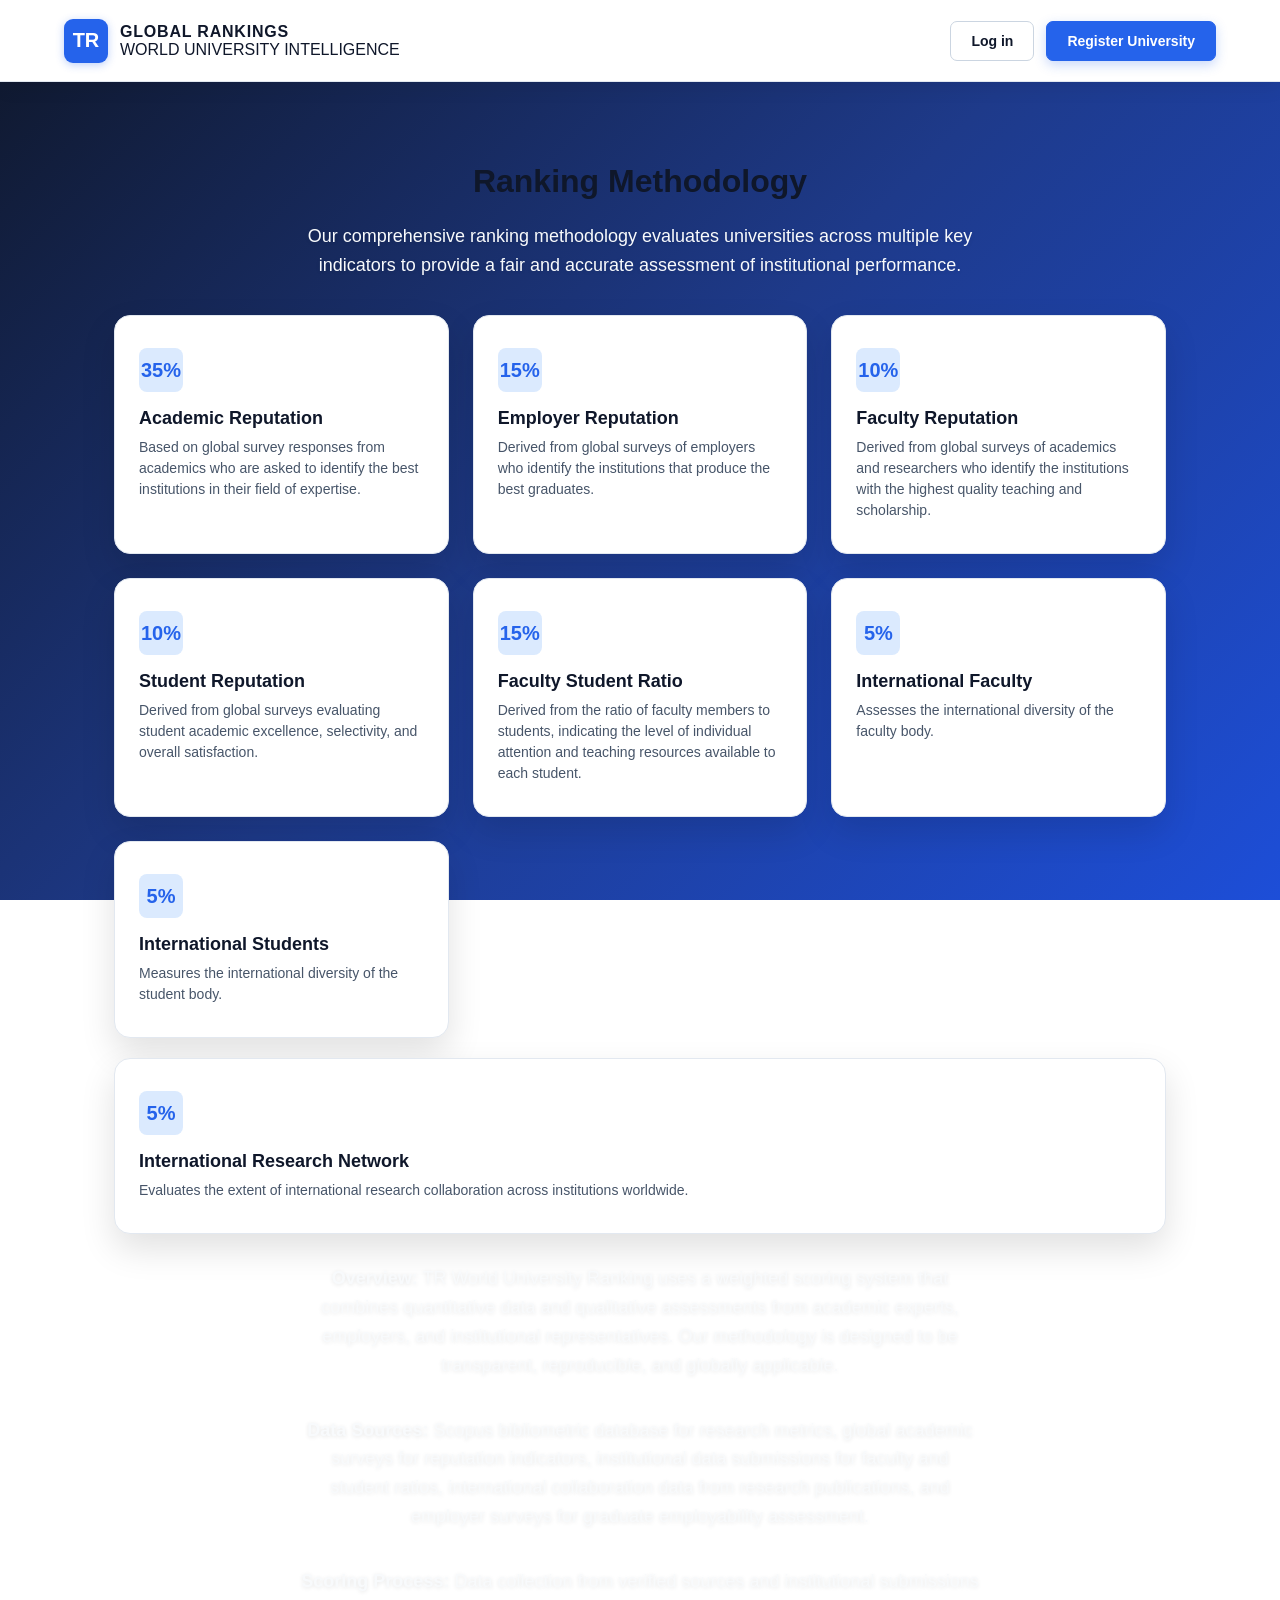
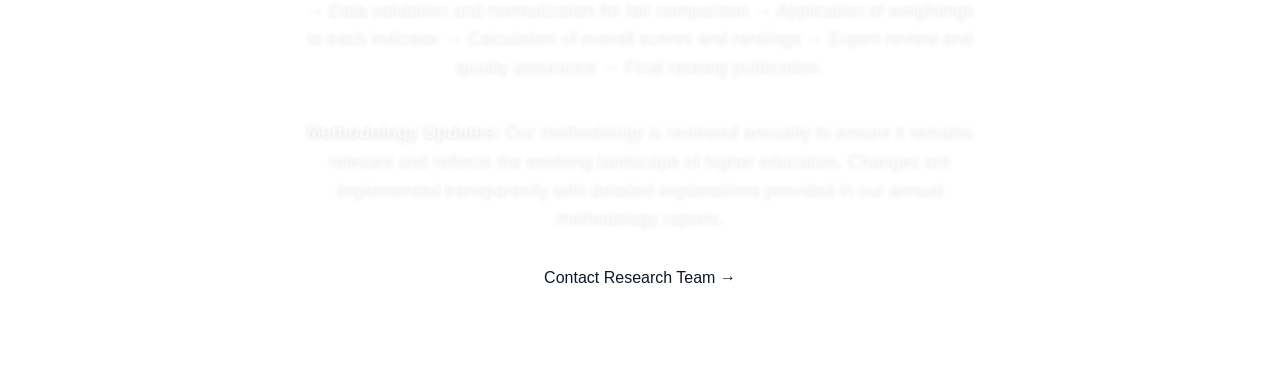
<file: methodology.html>
<!DOCTYPE html>
<html lang="en">
<head>
    <meta charset="UTF-8">
    <meta name="viewport" content="width=device-width, initial-scale=1.0">
    <title>Methodology - TR World University Ranking - 2027</title>
    <link rel="stylesheet" href="styles.css">
</head>
<body>
    <header class="site-header">
        <a href="index.html" class="brand">
            <span class="brand-logo">TR</span>
            <div class="brand-text">
                <span class="brand-name">GLOBAL RANKINGS</span>
                <span class="brand-subtitle">WORLD UNIVERSITY INTELLIGENCE</span>
            </div>
        </a>

        <div class="header-buttons">
            <button class="btn-login" onclick="showLoginModal()">Log in</button>
            <button class="btn-register" onclick="showRegisterModal()">Register University</button>
        </div>
    </header>
    <main class="hero">
        <h1>Ranking Methodology</h1>

        <p class="hero-description">
            Our comprehensive ranking methodology evaluates universities across multiple key indicators to provide a fair and accurate assessment of institutional performance.
        </p>

        <section class="features-grid" aria-label="Key indicators">
            <article class="feature-card">
                <div class="feature-icon" aria-hidden="true">35%</div>
                <h3>Academic Reputation</h3>
                <p>
                    Based on global survey responses from academics who are asked to identify the best institutions in their field of expertise.
                </p>
            </article>

            <article class="feature-card">
                <div class="feature-icon" aria-hidden="true">15%</div>
                <h3>Employer Reputation</h3>
                <p>
                    Derived from global surveys of employers who identify the institutions that produce the best graduates.
                </p>
            </article>
         
            <article class="feature-card">
                <div class="feature-icon" aria-hidden="true">10%</div>
                <h3>Faculty Reputation</h3>
                <p>
                     Derived from global surveys of academics and researchers who identify the institutions with the highest quality teaching and scholarship.
                </p>
            </article>

            <article class="feature-card">
                <div class="feature-icon" aria-hidden="true">10%</div>
                <h3>Student Reputation</h3>
                <p>
                    Derived from global surveys evaluating student academic excellence, selectivity, and overall satisfaction.
                </p>
            </article>

            <article class="feature-card">
                <div class="feature-icon" aria-hidden="true">15%</div>
                <h3>Faculty Student Ratio</h3>
                <p>
                    Derived from the ratio of faculty members to students, indicating the level of individual attention and teaching resources available to each student.
                </p>
            </article>

            <article class="feature-card">
                <div class="feature-icon" aria-hidden="true">5%</div>
                <h3>International Faculty</h3>
                <p>
                    Assesses the international diversity of the faculty body.
                </p>
            </article>

            <article class="feature-card">
                <div class="feature-icon" aria-hidden="true">5%</div>
                <h3>International Students</h3>
                <p>
                    Measures the international diversity of the student body.
                </p>
            </article>
        </section>

        <section class="features-grid" aria-label="Additional indicator" style="margin-top: 20px;">
            <article class="feature-card" style="grid-column: span 3;">
                <div class="feature-icon" aria-hidden="true">5%</div>
                <h3>International Research Network</h3>
                <p>
                    Evaluates the extent of international research collaboration across institutions worldwide.
                </p>
            </article>
        </section>

        <p class="hero-description" style="margin-top: 30px;">
            <strong>Overview:</strong> TR World University Ranking uses a weighted scoring system that combines quantitative data and qualitative assessments from academic experts, employers, and institutional representatives. Our methodology is designed to be transparent, reproducible, and globally applicable.
        </p>

        <p class="hero-description">
            <strong>Data Sources:</strong> Scopus bibliometric database for research metrics, global academic surveys for reputation indicators, institutional data submissions for faculty and student ratios, international collaboration data from research publications, and employer surveys for graduate employability assessment.
        </p>

        <p class="hero-description">
            <strong>Scoring Process:</strong> Data collection from verified sources and institutional submissions → Data validation and normalization for fair comparison → Application of weightings to each indicator → Calculation of overall scores and rankings → Expert review and quality assurance → Final ranking publication.
        </p>

        <p class="hero-description">
            <strong>Methodology Updates:</strong> Our methodology is reviewed annually to ensure it remains relevant and reflects the evolving landscape of higher education. Changes are implemented transparently with detailed explanations provided in our annual methodology reports.
        </p>

        <div class="hero-actions">
            <a href="contact.html" class="cta-primary">
                Contact Research Team <span aria-hidden="true">→</span>
            </a>
        </div>
    </main>

    <!-- Login Modal -->
    <div id="loginModal" style="display: none; position: fixed; top: 0; left: 0; width: 100%; height: 100%; background: rgba(0,0,0,0.5); z-index: 1000; align-items: center; justify-content: center; overflow-y: auto;">
        <div style="background: white; padding: 40px; border-radius: 16px; max-width: 480px; width: 90%; box-shadow: 0 8px 20px rgba(0,0,0,0.2); margin: 20px; position: relative;">
            <button onclick="closeLoginModal()" style="position: absolute; top: 15px; right: 15px; background: none; border: none; font-size: 24px; cursor: pointer; color: #999;">×</button>

            <h2 style="margin: 0 0 8px; color: #25262b; text-align: center; font-size: 28px; font-weight: 700;">Log in</h2>
            <p style="margin: 0 0 25px; color: #666; text-align: center; font-size: 14px;">Access your institutional portal or account.</p>

            <div style="display: flex; flex-direction: column; gap: 12px; margin-bottom: 20px;">
                <button type="button" style="display: flex; align-items: center; justify-content: center; gap: 10px; padding: 12px; border: 1px solid #d8dce3; border-radius: 8px; background: white; color: #333; font-weight: 600; cursor: pointer; font-size: 14px;">
                    <span style="font-size: 18px;">G</span> Continue with Google
                </button>
                <button type="button" style="display: flex; align-items: center; justify-content: center; gap: 10px; padding: 12px; border: 1px solid #d8dce3; border-radius: 8px; background: white; color: #333; font-weight: 600; cursor: pointer; font-size: 14px;">
                    <span style="font-size: 18px;">f</span> Continue with Facebook
                </button>
            </div>

            <p style="margin: 0 0 20px; color: #999; text-align: center; font-size: 12px;">By continuing you agree to TR Global Rankings <a href="#" style="color: #2165d5;">Terms</a> and <a href="#" style="color: #2165d5;">Privacy Policy</a>.</p>

            <div style="display: flex; align-items: center; margin: 20px 0;">
                <div style="flex: 1; height: 1px; background: #e0e0e0;"></div>
                <span style="padding: 0 15px; color: #999; font-size: 12px; font-weight: 600;">OR</span>
                <div style="flex: 1; height: 1px; background: #e0e0e0;"></div>
            </div>

            <form id="loginForm" style="display: flex; flex-direction: column; gap: 20px;">
                <div>
                    <label style="display: block; margin-bottom: 8px; color: #333; font-size: 13px; font-weight: 600;">Official Email Address*</label>
                    <input type="email" placeholder="Enter your email" style="width: 100%; padding: 12px; border: 1px solid #d8dce3; border-radius: 8px;" required>
                </div>
                <div>
                    <label style="display: block; margin-bottom: 8px; color: #333; font-size: 13px; font-weight: 600;">Password*</label>
                    <div style="position: relative;">
                        <input type="password" id="loginPassword" placeholder="Enter your password" style="width: 100%; padding: 12px; padding-right: 40px; border: 1px solid #d8dce3; border-radius: 8px;" required>
                        <span onclick="togglePassword('loginPassword')" style="position: absolute; right: 12px; top: 50%; transform: translateY(-50%); cursor: pointer; color: #999;">👁</span>
                    </div>
                </div>
                <div style="text-align: right;">
                    <a href="#" style="color: #2165d5; font-size: 13px; text-decoration: none;">Forgot Password?</a>
                </div>
                <button type="submit" style="padding: 14px; background: #2165d5; color: white; border: none; border-radius: 8px; font-weight: 700; cursor: pointer; font-size: 16px;">Log in</button>
            </form>
        </div>
    </div>

    <!-- Register Modal -->
    <div id="registerModal" style="display: none; position: fixed; top: 0; left: 0; width: 100%; height: 100%; background: rgba(0,0,0,0.5); z-index: 1000; align-items: center; justify-content: center; overflow-y: auto;">
        <div style="background: white; padding: 40px; border-radius: 16px; max-width: 480px; width: 90%; box-shadow: 0 8px 20px rgba(0,0,0,0.2); margin: 20px; position: relative;">
            <button onclick="closeRegisterModal()" style="position: absolute; top: 15px; right: 15px; background: none; border: none; font-size: 24px; cursor: pointer; color: #999;">×</button>

            <h2 style="margin: 0 0 8px; color: #25262b; text-align: center; font-size: 28px; font-weight: 700;">Register University</h2>
            <p style="margin: 0 0 25px; color: #666; text-align: center; font-size: 14px;">Create an account to submit your institution for evaluation.</p>

            <div style="display: flex; flex-direction: column; gap: 12px; margin-bottom: 20px;">
                <button type="button" style="display: flex; align-items: center; justify-content: center; gap: 10px; padding: 12px; border: 1px solid #d8dce3; border-radius: 8px; background: white; color: #333; font-weight: 600; cursor: pointer; font-size: 14px;">
                    <span style="font-size: 18px;">G</span> Continue with Google
                </button>
                <button type="button" style="display: flex; align-items: center; justify-content: center; gap: 10px; padding: 12px; border: 1px solid #d8dce3; border-radius: 8px; background: white; color: #333; font-weight: 600; cursor: pointer; font-size: 14px;">
                    <span style="font-size: 18px;">f</span> Continue with Facebook
                </button>
            </div>

            <p style="margin: 0 0 20px; color: #999; text-align: center; font-size: 12px;">By continuing you agree to TR Global Rankings <a href="#" style="color: #2165d5;">Terms</a> and <a href="#" style="color: #2165d5;">Privacy Policy</a>.</p>

            <div style="display: flex; align-items: center; margin: 20px 0;">
                <div style="flex: 1; height: 1px; background: #e0e0e0;"></div>
                <span style="padding: 0 15px; color: #999; font-size: 12px; font-weight: 600;">OR</span>
                <div style="flex: 1; height: 1px; background: #e0e0e0;"></div>
            </div>

            <form id="registerForm" style="display: flex; flex-direction: column; gap: 20px;">
                <div>
                    <label style="display: block; margin-bottom: 8px; color: #333; font-size: 13px; font-weight: 600;">Official Email Address*</label>
                    <input type="email" placeholder="Enter your email" style="width: 100%; padding: 12px; border: 1px solid #d8dce3; border-radius: 8px;" required>
                </div>
                <div>
                    <label style="display: block; margin-bottom: 8px; color: #333; font-size: 13px; font-weight: 600;">Password*</label>
                    <div style="position: relative;">
                        <input type="password" id="registerPassword" placeholder="Enter your password" style="width: 100%; padding: 12px; padding-right: 40px; border: 1px solid #d8dce3; border-radius: 8px;" required>
                        <span onclick="togglePassword('registerPassword')" style="position: absolute; right: 12px; top: 50%; transform: translateY(-50%); cursor: pointer; color: #999;">👁</span>
                    </div>
                </div>
                <div style="text-align: right;">
                    <a href="#" style="color: #2165d5; font-size: 13px; text-decoration: none;">Forgot Password?</a>
                </div>
                <button type="submit" style="padding: 14px; background: #2165d5; color: white; border: none; border-radius: 8px; font-weight: 700; cursor: pointer; font-size: 16px;">Proceed to Assessment Form</button>
            </form>
        </div>
    </div>

    <!-- Assessment Modal -->
    <div id="assessmentModal" style="display: none; position: fixed; top: 0; left: 0; width: 100%; height: 100%; background: rgba(0,0,0,0.5); z-index: 1000; align-items: center; justify-content: center; overflow-y: auto;">
        <div style="background: white; padding: 40px; border-radius: 16px; max-width: 600px; width: 90%; box-shadow: 0 8px 20px rgba(0,0,0,0.2); margin: 20px; position: relative;">
            <button onclick="closeAssessmentModal()" style="position: absolute; top: 15px; right: 15px; background: none; border: none; font-size: 24px; cursor: pointer; color: #999;">×</button>

            <h2 style="margin: 0 0 8px; color: #25262b; text-align: center; font-size: 28px; font-weight: 700;">University Assessment</h2>
            <p style="margin: 0 0 25px; color: #666; text-align: center; font-size: 14px;">Complete your institution's assessment data.</p>

            <form id="assessmentForm" style="display: flex; flex-direction: column; gap: 15px;">
                <input type="text" placeholder="University Name" style="padding: 12px; border: 1px solid #d8dce3; border-radius: 8px;" required>
                <input type="text" placeholder="Country" style="padding: 12px; border: 1px solid #d8dce3; border-radius: 8px;" required>
                <input type="number" placeholder="Number of Students" style="padding: 12px; border: 1px solid #d8dce3; border-radius: 8px;" required>
                <input type="number" placeholder="Number of Faculty" style="padding: 12px; border: 1px solid #d8dce3; border-radius: 8px;" required>
                <input type="number" placeholder="Number of Programs" style="padding: 12px; border: 1px solid #d8dce3; border-radius: 8px;" required>
                <input type="number" placeholder="Year Established" style="padding: 12px; border: 1px solid #d8dce3; border-radius: 8px;" required>
                <select style="padding: 12px; border: 1px solid #d8dce3; border-radius: 8px;" required>
                    <option value="">Select Accreditation Status</option>
                    <option value="accredited">Fully Accredited</option>
                    <option value="provisional">Provisionally Accredited</option>
                    <option value="candidate">Candidate for Accreditation</option>
                    <option value="not-accredited">Not Accredited</option>
                </select>
                <textarea placeholder="University Description" rows="3" style="padding: 12px; border: 1px solid #d8dce3; border-radius: 8px; resize: vertical;" required></textarea>
                <div style="display: flex; gap: 10px;">
                    <input type="number" placeholder="Research Budget (in millions)" style="flex: 1; padding: 12px; border: 1px solid #d8dce3; border-radius: 8px;" required>
                    <input type="number" placeholder="International Students (%)" style="flex: 1; padding: 12px; border: 1px solid #d8dce3; border-radius: 8px;" required>
                </div>
                <button type="submit" style="padding: 14px; background: #2165d5; color: white; border: none; border-radius: 8px; font-weight: 700; cursor: pointer; font-size: 16px;">Submit Assessment</button>
            </form>
        </div>
    </div>

    <script>
        // Modal functions
        function showLoginModal() {
            document.getElementById('loginModal').style.display = 'flex';
        }

        function closeLoginModal() {
            document.getElementById('loginModal').style.display = 'none';
        }

        function showRegisterModal() {
            document.getElementById('registerModal').style.display = 'flex';
        }

        function closeRegisterModal() {
            document.getElementById('registerModal').style.display = 'none';
        }

        function showAssessmentModal() {
            document.getElementById('assessmentModal').style.display = 'flex';
        }

        function closeAssessmentModal() {
            document.getElementById('assessmentModal').style.display = 'none';
        }

        // Toggle password visibility
        function togglePassword(inputId) {
            const input = document.getElementById(inputId);
            if (input.type === 'password') {
                input.type = 'text';
            } else {
                input.type = 'password';
            }
        }

        // Handle form submissions
        document.getElementById('loginForm').addEventListener('submit', function(e) {
            e.preventDefault();
            alert('Login successful! (Demo)');
            closeLoginModal();
        });

        document.getElementById('registerForm').addEventListener('submit', function(e) {
            e.preventDefault();
            closeRegisterModal();
            showAssessmentModal();
        });

        document.getElementById('assessmentForm').addEventListener('submit', function(e) {
            e.preventDefault();
            alert('University assessment submitted successfully! (Demo)');
            closeAssessmentModal();
        });

        // Close modals when clicking outside
        window.onclick = function(event) {
            const loginModal = document.getElementById('loginModal');
            const registerModal = document.getElementById('registerModal');
            const assessmentModal = document.getElementById('assessmentModal');
            if (event.target == loginModal) {
                loginModal.style.display = 'none';
            }
            if (event.target == registerModal) {
                registerModal.style.display = 'none';
            }
            if (event.target == assessmentModal) {
                assessmentModal.style.display = 'none';
            }
        }
    </script>
</body>
</html>
</file>
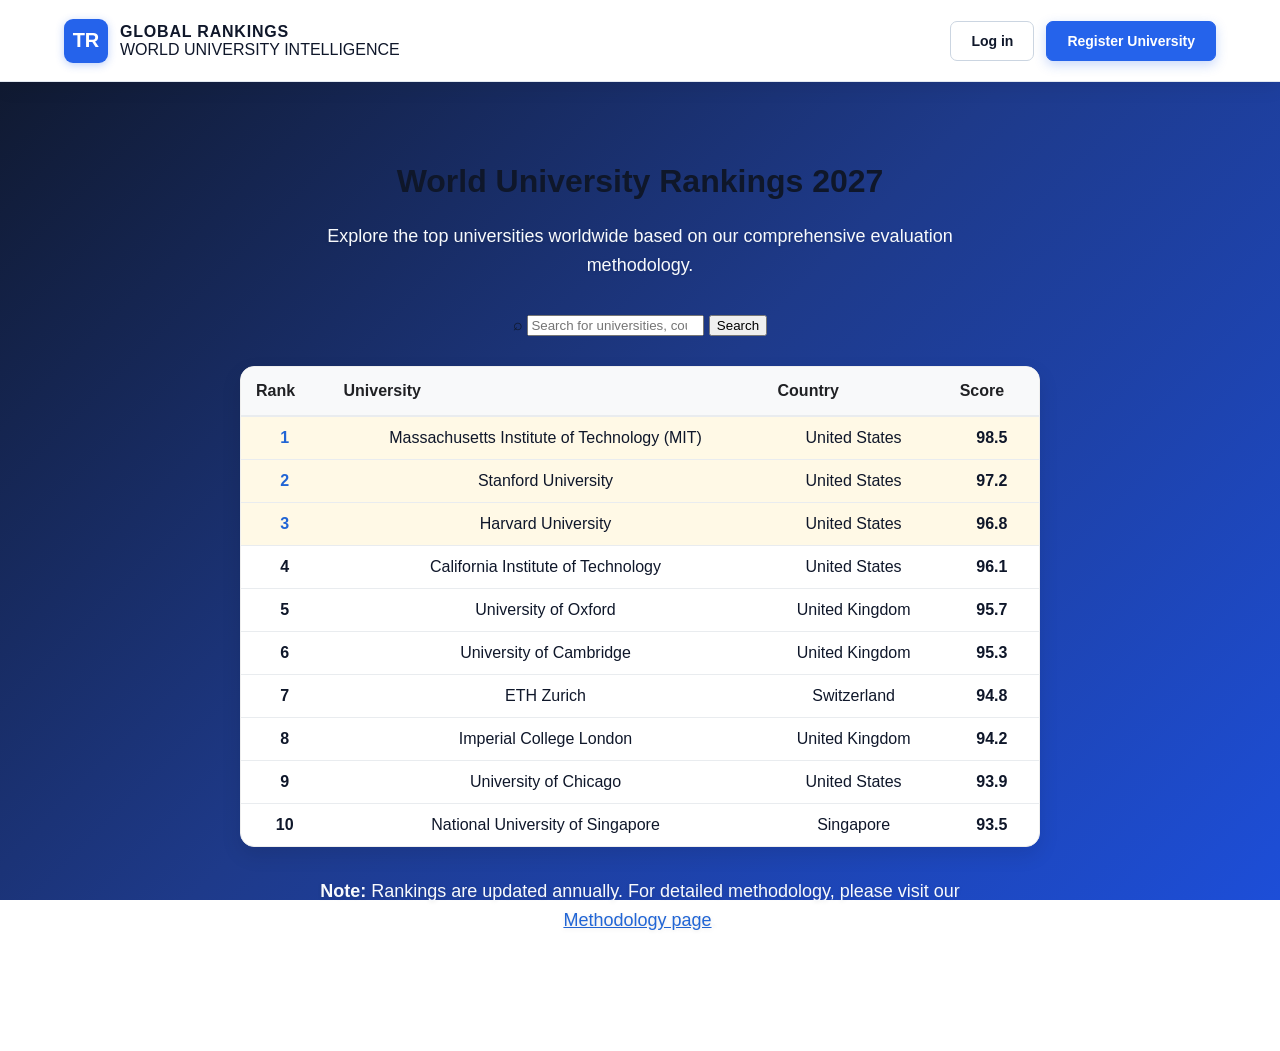
<file: rankings.html>
<!DOCTYPE html>
<html lang="en">
<head>
    <meta charset="UTF-8">
    <meta name="viewport" content="width=device-width, initial-scale=1.0">
    <title>Rankings - TR World University Ranking - 2027</title>
    <link rel="stylesheet" href="styles.css">
</head>
<body>
    <header class="site-header">
        <a href="index.html" class="brand">
            <span class="brand-logo">TR</span>
            <div class="brand-text">
                <span class="brand-name">GLOBAL RANKINGS</span>
                <span class="brand-subtitle">WORLD UNIVERSITY INTELLIGENCE</span>
            </div>
        </a>

        <div class="header-buttons">
            <button class="btn-login" onclick="showLoginModal()">Log in</button>
            <button class="btn-register" onclick="showRegisterModal()">Register University</button>
        </div>
    </header>
    <main class="hero">
        <h1>World University Rankings 2027</h1>

        <p class="hero-description">
            Explore the top universities worldwide based on our comprehensive evaluation methodology.
        </p>

        <form class="search-form" action="rankings.html" method="get">
            <span class="search-icon" aria-hidden="true">⌕</span>
            <input
                type="search"
                name="q"
                placeholder="Search for universities, countries, or programs..."
                aria-label="Search universities"
            >
            <button type="submit">Search</button>
        </form>

        <div style="max-width: 800px; margin: 30px auto; background: #ffffff; border: 1px solid #eeeeee; border-radius: 14px; box-shadow: 0 8px 20px rgba(0, 0, 0, 0.1); overflow: hidden;">
            <table style="width: 100%; border-collapse: collapse;">
                <thead>
                    <tr style="background: #f8f9fa; border-bottom: 2px solid #e9ecef;">
                        <th style="padding: 15px; text-align: left; font-weight: 700; color: #202124;">Rank</th>
                        <th style="padding: 15px; text-align: left; font-weight: 700; color: #202124;">University</th>
                        <th style="padding: 15px; text-align: left; font-weight: 700; color: #202124;">Country</th>
                        <th style="padding: 15px; text-align: left; font-weight: 700; color: #202124;">Score</th>
                    </tr>
                </thead>
                <tbody>
                    <tr style="border-bottom: 1px solid #e9ecef; background: #fff9e6;">
                        <td style="padding: 12px 15px; font-weight: 700; color: #2165d5;">1</td>
                        <td style="padding: 12px 15px;">Massachusetts Institute of Technology (MIT)</td>
                        <td style="padding: 12px 15px;">United States</td>
                        <td style="padding: 12px 15px; font-weight: 700;">98.5</td>
                    </tr>
                    <tr style="border-bottom: 1px solid #e9ecef; background: #fff9e6;">
                        <td style="padding: 12px 15px; font-weight: 700; color: #2165d5;">2</td>
                        <td style="padding: 12px 15px;">Stanford University</td>
                        <td style="padding: 12px 15px;">United States</td>
                        <td style="padding: 12px 15px; font-weight: 700;">97.2</td>
                    </tr>
                    <tr style="border-bottom: 1px solid #e9ecef; background: #fff9e6;">
                        <td style="padding: 12px 15px; font-weight: 700; color: #2165d5;">3</td>
                        <td style="padding: 12px 15px;">Harvard University</td>
                        <td style="padding: 12px 15px;">United States</td>
                        <td style="padding: 12px 15px; font-weight: 700;">96.8</td>
                    </tr>
                    <tr style="border-bottom: 1px solid #e9ecef;">
                        <td style="padding: 12px 15px; font-weight: 700;">4</td>
                        <td style="padding: 12px 15px;">California Institute of Technology</td>
                        <td style="padding: 12px 15px;">United States</td>
                        <td style="padding: 12px 15px; font-weight: 700;">96.1</td>
                    </tr>
                    <tr style="border-bottom: 1px solid #e9ecef;">
                        <td style="padding: 12px 15px; font-weight: 700;">5</td>
                        <td style="padding: 12px 15px;">University of Oxford</td>
                        <td style="padding: 12px 15px;">United Kingdom</td>
                        <td style="padding: 12px 15px; font-weight: 700;">95.7</td>
                    </tr>
                    <tr style="border-bottom: 1px solid #e9ecef;">
                        <td style="padding: 12px 15px; font-weight: 700;">6</td>
                        <td style="padding: 12px 15px;">University of Cambridge</td>
                        <td style="padding: 12px 15px;">United Kingdom</td>
                        <td style="padding: 12px 15px; font-weight: 700;">95.3</td>
                    </tr>
                    <tr style="border-bottom: 1px solid #e9ecef;">
                        <td style="padding: 12px 15px; font-weight: 700;">7</td>
                        <td style="padding: 12px 15px;">ETH Zurich</td>
                        <td style="padding: 12px 15px;">Switzerland</td>
                        <td style="padding: 12px 15px; font-weight: 700;">94.8</td>
                    </tr>
                    <tr style="border-bottom: 1px solid #e9ecef;">
                        <td style="padding: 12px 15px; font-weight: 700;">8</td>
                        <td style="padding: 12px 15px;">Imperial College London</td>
                        <td style="padding: 12px 15px;">United Kingdom</td>
                        <td style="padding: 12px 15px; font-weight: 700;">94.2</td>
                    </tr>
                    <tr style="border-bottom: 1px solid #e9ecef;">
                        <td style="padding: 12px 15px; font-weight: 700;">9</td>
                        <td style="padding: 12px 15px;">University of Chicago</td>
                        <td style="padding: 12px 15px;">United States</td>
                        <td style="padding: 12px 15px; font-weight: 700;">93.9</td>
                    </tr>
                    <tr>
                        <td style="padding: 12px 15px; font-weight: 700;">10</td>
                        <td style="padding: 12px 15px;">National University of Singapore</td>
                        <td style="padding: 12px 15px;">Singapore</td>
                        <td style="padding: 12px 15px; font-weight: 700;">93.5</td>
                    </tr>
                </tbody>
            </table>
        </div>

        <p class="hero-description" style="margin-top: 30px;">
            <strong>Note:</strong> Rankings are updated annually. For detailed methodology, please visit our <a href="methodology.html" style="color: #2165d5; text-decoration: underline;">Methodology page</a>.
        </p>
    </main>

    <!-- Login Modal -->
    <div id="loginModal" style="display: none; position: fixed; top: 0; left: 0; width: 100%; height: 100%; background: rgba(0,0,0,0.5); z-index: 1000; align-items: center; justify-content: center; overflow-y: auto;">
        <div style="background: white; padding: 40px; border-radius: 16px; max-width: 480px; width: 90%; box-shadow: 0 8px 20px rgba(0,0,0,0.2); margin: 20px; position: relative;">
            <button onclick="closeLoginModal()" style="position: absolute; top: 15px; right: 15px; background: none; border: none; font-size: 24px; cursor: pointer; color: #999;">×</button>

            <h2 style="margin: 0 0 8px; color: #25262b; text-align: center; font-size: 28px; font-weight: 700;">Log in</h2>
            <p style="margin: 0 0 25px; color: #666; text-align: center; font-size: 14px;">Access your institutional portal or account.</p>

            <div style="display: flex; flex-direction: column; gap: 12px; margin-bottom: 20px;">
                <button type="button" style="display: flex; align-items: center; justify-content: center; gap: 10px; padding: 12px; border: 1px solid #d8dce3; border-radius: 8px; background: white; color: #333; font-weight: 600; cursor: pointer; font-size: 14px;">
                    <span style="font-size: 18px;">G</span> Continue with Google
                </button>
                <button type="button" style="display: flex; align-items: center; justify-content: center; gap: 10px; padding: 12px; border: 1px solid #d8dce3; border-radius: 8px; background: white; color: #333; font-weight: 600; cursor: pointer; font-size: 14px;">
                    <span style="font-size: 18px;">f</span> Continue with Facebook
                </button>
            </div>

            <p style="margin: 0 0 20px; color: #999; text-align: center; font-size: 12px;">By continuing you agree to TR Global Rankings <a href="#" style="color: #2165d5;">Terms</a> and <a href="#" style="color: #2165d5;">Privacy Policy</a>.</p>

            <div style="display: flex; align-items: center; margin: 20px 0;">
                <div style="flex: 1; height: 1px; background: #e0e0e0;"></div>
                <span style="padding: 0 15px; color: #999; font-size: 12px; font-weight: 600;">OR</span>
                <div style="flex: 1; height: 1px; background: #e0e0e0;"></div>
            </div>

            <form id="loginForm" style="display: flex; flex-direction: column; gap: 20px;">
                <div>
                    <label style="display: block; margin-bottom: 8px; color: #333; font-size: 13px; font-weight: 600;">Official Email Address*</label>
                    <input type="email" placeholder="Enter your email" style="width: 100%; padding: 12px; border: 1px solid #d8dce3; border-radius: 8px;" required>
                </div>
                <div>
                    <label style="display: block; margin-bottom: 8px; color: #333; font-size: 13px; font-weight: 600;">Password*</label>
                    <div style="position: relative;">
                        <input type="password" id="loginPassword" placeholder="Enter your password" style="width: 100%; padding: 12px; padding-right: 40px; border: 1px solid #d8dce3; border-radius: 8px;" required>
                        <span onclick="togglePassword('loginPassword')" style="position: absolute; right: 12px; top: 50%; transform: translateY(-50%); cursor: pointer; color: #999;">👁</span>
                    </div>
                </div>
                <div style="text-align: right;">
                    <a href="#" style="color: #2165d5; font-size: 13px; text-decoration: none;">Forgot Password?</a>
                </div>
                <button type="submit" style="padding: 14px; background: #2165d5; color: white; border: none; border-radius: 8px; font-weight: 700; cursor: pointer; font-size: 16px;">Log in</button>
            </form>
        </div>
    </div>

    <!-- Register Modal -->
    <div id="registerModal" style="display: none; position: fixed; top: 0; left: 0; width: 100%; height: 100%; background: rgba(0,0,0,0.5); z-index: 1000; align-items: center; justify-content: center; overflow-y: auto;">
        <div style="background: white; padding: 40px; border-radius: 16px; max-width: 480px; width: 90%; box-shadow: 0 8px 20px rgba(0,0,0,0.2); margin: 20px; position: relative;">
            <button onclick="closeRegisterModal()" style="position: absolute; top: 15px; right: 15px; background: none; border: none; font-size: 24px; cursor: pointer; color: #999;">×</button>

            <h2 style="margin: 0 0 8px; color: #25262b; text-align: center; font-size: 28px; font-weight: 700;">Register University</h2>
            <p style="margin: 0 0 25px; color: #666; text-align: center; font-size: 14px;">Create an account to submit your institution for evaluation.</p>

            <div style="display: flex; flex-direction: column; gap: 12px; margin-bottom: 20px;">
                <button type="button" style="display: flex; align-items: center; justify-content: center; gap: 10px; padding: 12px; border: 1px solid #d8dce3; border-radius: 8px; background: white; color: #333; font-weight: 600; cursor: pointer; font-size: 14px;">
                    <span style="font-size: 18px;">G</span> Continue with Google
                </button>
                <button type="button" style="display: flex; align-items: center; justify-content: center; gap: 10px; padding: 12px; border: 1px solid #d8dce3; border-radius: 8px; background: white; color: #333; font-weight: 600; cursor: pointer; font-size: 14px;">
                    <span style="font-size: 18px;">f</span> Continue with Facebook
                </button>
            </div>

            <p style="margin: 0 0 20px; color: #999; text-align: center; font-size: 12px;">By continuing you agree to TR Global Rankings <a href="#" style="color: #2165d5;">Terms</a> and <a href="#" style="color: #2165d5;">Privacy Policy</a>.</p>

            <div style="display: flex; align-items: center; margin: 20px 0;">
                <div style="flex: 1; height: 1px; background: #e0e0e0;"></div>
                <span style="padding: 0 15px; color: #999; font-size: 12px; font-weight: 600;">OR</span>
                <div style="flex: 1; height: 1px; background: #e0e0e0;"></div>
            </div>

            <form id="registerForm" style="display: flex; flex-direction: column; gap: 20px;">
                <div>
                    <label style="display: block; margin-bottom: 8px; color: #333; font-size: 13px; font-weight: 600;">Official Email Address*</label>
                    <input type="email" placeholder="Enter your email" style="width: 100%; padding: 12px; border: 1px solid #d8dce3; border-radius: 8px;" required>
                </div>
                <div>
                    <label style="display: block; margin-bottom: 8px; color: #333; font-size: 13px; font-weight: 600;">Password*</label>
                    <div style="position: relative;">
                        <input type="password" id="registerPassword" placeholder="Enter your password" style="width: 100%; padding: 12px; padding-right: 40px; border: 1px solid #d8dce3; border-radius: 8px;" required>
                        <span onclick="togglePassword('registerPassword')" style="position: absolute; right: 12px; top: 50%; transform: translateY(-50%); cursor: pointer; color: #999;">👁</span>
                    </div>
                </div>
                <div style="text-align: right;">
                    <a href="#" style="color: #2165d5; font-size: 13px; text-decoration: none;">Forgot Password?</a>
                </div>
                <button type="submit" style="padding: 14px; background: #2165d5; color: white; border: none; border-radius: 8px; font-weight: 700; cursor: pointer; font-size: 16px;">Proceed to Assessment Form</button>
            </form>
        </div>
    </div>

    <!-- Assessment Modal -->
    <div id="assessmentModal" style="display: none; position: fixed; top: 0; left: 0; width: 100%; height: 100%; background: rgba(0,0,0,0.5); z-index: 1000; align-items: center; justify-content: center; overflow-y: auto;">
        <div style="background: white; padding: 40px; border-radius: 16px; max-width: 600px; width: 90%; box-shadow: 0 8px 20px rgba(0,0,0,0.2); margin: 20px; position: relative;">
            <button onclick="closeAssessmentModal()" style="position: absolute; top: 15px; right: 15px; background: none; border: none; font-size: 24px; cursor: pointer; color: #999;">×</button>

            <h2 style="margin: 0 0 8px; color: #25262b; text-align: center; font-size: 28px; font-weight: 700;">University Assessment</h2>
            <p style="margin: 0 0 25px; color: #666; text-align: center; font-size: 14px;">Complete your institution's assessment data.</p>

            <form id="assessmentForm" style="display: flex; flex-direction: column; gap: 15px;">
                <input type="text" placeholder="University Name" style="padding: 12px; border: 1px solid #d8dce3; border-radius: 8px;" required>
                <input type="text" placeholder="Country" style="padding: 12px; border: 1px solid #d8dce3; border-radius: 8px;" required>
                <input type="number" placeholder="Number of Students" style="padding: 12px; border: 1px solid #d8dce3; border-radius: 8px;" required>
                <input type="number" placeholder="Number of Faculty" style="padding: 12px; border: 1px solid #d8dce3; border-radius: 8px;" required>
                <input type="number" placeholder="Number of Programs" style="padding: 12px; border: 1px solid #d8dce3; border-radius: 8px;" required>
                <input type="number" placeholder="Year Established" style="padding: 12px; border: 1px solid #d8dce3; border-radius: 8px;" required>
                <select style="padding: 12px; border: 1px solid #d8dce3; border-radius: 8px;" required>
                    <option value="">Select Accreditation Status</option>
                    <option value="accredited">Fully Accredited</option>
                    <option value="provisional">Provisionally Accredited</option>
                    <option value="candidate">Candidate for Accreditation</option>
                    <option value="not-accredited">Not Accredited</option>
                </select>
                <textarea placeholder="University Description" rows="3" style="padding: 12px; border: 1px solid #d8dce3; border-radius: 8px; resize: vertical;" required></textarea>
                <div style="display: flex; gap: 10px;">
                    <input type="number" placeholder="Research Budget (in millions)" style="flex: 1; padding: 12px; border: 1px solid #d8dce3; border-radius: 8px;" required>
                    <input type="number" placeholder="International Students (%)" style="flex: 1; padding: 12px; border: 1px solid #d8dce3; border-radius: 8px;" required>
                </div>
                <button type="submit" style="padding: 14px; background: #2165d5; color: white; border: none; border-radius: 8px; font-weight: 700; cursor: pointer; font-size: 16px;">Submit Assessment</button>
            </form>
        </div>
    </div>

    <script>
        // Modal functions
        function showLoginModal() {
            document.getElementById('loginModal').style.display = 'flex';
        }

        function closeLoginModal() {
            document.getElementById('loginModal').style.display = 'none';
        }

        function showRegisterModal() {
            document.getElementById('registerModal').style.display = 'flex';
        }

        function closeRegisterModal() {
            document.getElementById('registerModal').style.display = 'none';
        }

        function showAssessmentModal() {
            document.getElementById('assessmentModal').style.display = 'flex';
        }

        function closeAssessmentModal() {
            document.getElementById('assessmentModal').style.display = 'none';
        }

        // Toggle password visibility
        function togglePassword(inputId) {
            const input = document.getElementById(inputId);
            if (input.type === 'password') {
                input.type = 'text';
            } else {
                input.type = 'password';
            }
        }

        // Handle form submissions
        document.getElementById('loginForm').addEventListener('submit', function(e) {
            e.preventDefault();
            alert('Login successful! (Demo)');
            closeLoginModal();
        });

        document.getElementById('registerForm').addEventListener('submit', function(e) {
            e.preventDefault();
            closeRegisterModal();
            showAssessmentModal();
        });

        document.getElementById('assessmentForm').addEventListener('submit', function(e) {
            e.preventDefault();
            alert('University assessment submitted successfully! (Demo)');
            closeAssessmentModal();
        });

        // Close modals when clicking outside
        window.onclick = function(event) {
            const loginModal = document.getElementById('loginModal');
            const registerModal = document.getElementById('registerModal');
            const assessmentModal = document.getElementById('assessmentModal');
            if (event.target == loginModal) {
                loginModal.style.display = 'none';
            }
            if (event.target == registerModal) {
                registerModal.style.display = 'none';
            }
            if (event.target == assessmentModal) {
                assessmentModal.style.display = 'none';
            }
        }
    </script>
</body>
</html>
</file>
<file: styles.css>
* {
  box-sizing: border-box;
}

html,
body {
  margin: 0;
  min-height: 100%;
}

/* Vibrant, High-Contrast Cyan & Azure Gradient Backdrop */
body {
  font-family: -apple-system, BlinkMacSystemFont, "Segoe UI", Roboto, sans-serif;
  color: #0f172a;
  background: linear-gradient(135deg, #0f172a 0%, #1e3a8a 50%, #1d4ed8 100%);
  background-attachment: fixed;
}

a {
  text-decoration: none;
  color: inherit;
}

/* Header */

/* ===== Professional TR Rankings Header ===== */

.site-header {
  width: 100%;
  min-height: 82px;
  padding: 12px 5%;
  display: flex;
  align-items: center;
  justify-content: space-between;
  gap: 25px;
  background: #ffffff;
  border-bottom: 1px solid #e2e8f0;
  position: sticky;
  top: 0;
  z-index: 1000;
  box-shadow: 0 4px 20px rgba(0, 0, 0, 0.08);
}

.brand {
  display: flex;
  align-items: center;
  gap: 12px;
  color: #0f172a;
  text-decoration: none;
  flex-shrink: 0;
}

.brand-logo {
  width: 44px;
  height: 44px;
  display: grid;
  place-items: center;
  border-radius: 9px;
  background: #2563eb;
  color: #ffffff;
  font-size: 20px;
  font-weight: 800;
  box-shadow: 0 2px 8px rgba(37, 99, 235, 0.3);
}

.brand-text {
  display: flex;
  flex-direction: column;
}

.brand-name {
  font-size: 16px;
  font-weight: 800;
  letter-spacing: 0.8px;
  color: #0f172a;
  white-space: nowrap;
}

.main-nav {
  display: flex;
  align-items: center;
  justify-content: center;
  gap: 24px;
}

.main-nav > a {
  position: relative;
  padding: 10px 0;
  color: #344054;
  font-size: 14px;
  font-weight: 500;
  text-decoration: none;
  white-space: nowrap;
  transition: color 0.2s ease;
}

.main-nav > a:hover,
.main-nav > a.active {
  color: #2563eb;
}

.main-nav > a.active::after {
  content: "";
  position: absolute;
  bottom: 2px;
  left: 0;
  width: 100%;
  height: 2px;
  background: #2563eb;
  border-radius: 2px;
}

.header-buttons {
  display: flex;
  align-items: center;
  gap: 12px;
  flex-shrink: 0;
}

.btn-login,
.btn-register {
  padding: 11px 20px;
  border-radius: 7px;
  font-size: 14px;
  font-weight: 600;
  cursor: pointer;
  transition: all 0.2s ease;
}

.btn-login {
  border: 1.5px solid #cbd5e1;
  background: #ffffff;
  color: #0f172a;
}

.btn-login:hover {
  border-color: #2563eb;
  color: #2563eb;
}

.btn-register {
  border: 1.5px solid #2563eb;
  background: #2563eb;
  color: #ffffff;
  box-shadow: 0 4px 12px rgba(37, 99, 235, 0.25);
}

.btn-register:hover {
  background: #1d4ed8;
  border-color: #1d4ed8;
  transform: translateY(-1px);
}

.menu-toggle,
.mobile-buttons {
  display: none;
}

/* ===== Mobile Navigation ===== */

@media (max-width: 950px) {
  .site-header {
    flex-wrap: wrap;
    padding: 12px 5%;
  }

  .menu-toggle {
    display: block;
    margin-left: auto;
    padding: 7px 13px;
    background: #ffffff;
    border: 1px solid #cbd5e1;
    border-radius: 7px;
    font-size: 23px;
    cursor: pointer;
  }

  .header-buttons {
    display: none;
  }

  .main-nav {
    display: none;
    width: 100%;
    flex-direction: column;
    align-items: stretch;
    gap: 4px;
    padding: 15px 0 5px;
    border-top: 1px solid #e2e8f0;
  }

  .main-nav.show {
    display: flex;
  }

  .main-nav > a {
    padding: 12px 5px;
  }

  .main-nav > a.active::after {
    display: none;
  }

  .mobile-buttons {
    display: flex;
    flex-direction: column;
    gap: 10px;
    padding-top: 12px;
  }

  .mobile-buttons button {
    width: 100%;
  }
}


/* Hero Section */
.hero {
  max-width: 1100px;
  margin: 0 auto;
  padding: 60px 24px 80px;
  text-align: center;
}

.launch-banner {
  display: inline-flex;
  align-items: center;
  gap: 8px;
  padding: 6px 16px;
  background: #ffffff;
  border-radius: 20px;
  font-size: 13px;
  font-weight: 700;
  color: #2563eb;
  margin-bottom: 24px;
  box-shadow: 0 4px 12px rgba(0, 0, 0, 0.1);
}

.hero-title {
  margin: 0 0 16px;
  color: #ffffff;
  font-size: clamp(36px, 5vw, 48px);
  line-height: 1.15;
  font-weight: 800;
  letter-spacing: -1px;
  text-shadow: 0 2px 10px rgba(0, 0, 0, 0.15);
}

.hero-description {
  max-width: 680px;
  margin: 0 auto 36px;
  color: #f8fafc;
  font-size: 18px;
  line-height: 1.6;
  text-shadow: 0 1px 4px rgba(0, 0, 0, 0.1);
}

/* Countdown */
.countdown-container {
  background: #ffffff;
  padding: 32px;
  border-radius: 16px;
  max-width: 600px;
  margin: 0 auto 48px;
  box-shadow: 0 20px 40px rgba(0, 0, 0, 0.15);
  border: 1px solid #e2e8f0;
}

.countdown-label {
  font-size: 13px;
  font-weight: 700;
  color: #64748b;
  text-transform: uppercase;
  letter-spacing: 1.2px;
  margin-bottom: 16px;
}

.countdown-timer {
  display: flex;
  justify-content: center;
  gap: 20px;
}

.countdown-item {
  background: #f8fafc;
  padding: 14px 18px;
  border-radius: 10px;
  min-width: 85px;
  border: 1px solid #e2e8f0;
  box-shadow: 0 2px 6px rgba(0, 0, 0, 0.03);
  text-align: center;
}

.countdown-number {
  font-size: 28px;
  font-weight: 800;
  color: #2563eb;
  line-height: 1;
}

.countdown-label-small {
  font-size: 11px;
  color: #64748b;
  text-transform: uppercase;
  font-weight: 600;
  margin-top: 4px;
}

/* Data Hub Form */
.data-hub-container {
  max-width: 700px;
  margin: 0 auto 48px;
}

.data-hub-card {
  background: #ffffff;
  padding: 40px;
  border-radius: 16px;
  border: 1px solid #e2e8f0;
  box-shadow: 0 20px 40px rgba(0, 0, 0, 0.15);
}

.data-hub-header {
  text-align: center;
  margin-bottom: 32px;
}

.data-hub-icon {
  width: 56px;
  height: 56px;
  background: #dbeafe;
  color: #2563eb;
  border-radius: 50%;
  display: flex;
  align-items: center;
  justify-content: center;
  font-size: 24px;
  margin: 0 auto 16px;
}

.data-hub-title {
  margin: 0 0 8px;
  color: #0f172a;
  font-size: 28px;
  font-weight: 700;
}

.data-hub-description {
  margin: 0;
  color: #64748b;
  font-size: 16px;
}

.data-form {
  display: flex;
  flex-direction: column;
  gap: 20px;
}

.form-group {
  display: flex;
  flex-direction: column;
  gap: 8px;
}

.form-label {
  font-size: 14px;
  font-weight: 600;
  color: #334155;
}

.form-label .required {
  color: #ef4444;
}

.form-label .optional {
  color: #94a3b8;
  font-weight: 400;
}

.form-input,
.form-textarea {
  padding: 12px 16px;
  border: 1px solid #d8dce3;
  border-radius: 8px;
  font-size: 15px;
  color: #334155;
  transition: border-color 0.2s ease, box-shadow 0.2s ease;
}

.form-input:focus,
.form-textarea:focus {
  outline: none;
  border-color: #2563eb;
  box-shadow: 0 0 0 3px rgba(37, 99, 235, 0.1);
}

.form-textarea {
  resize: vertical;
  font-family: inherit;
}

.form-submit-btn {
  padding: 14px 24px;
  background: #2563eb;
  color: #ffffff;
  border: none;
  border-radius: 8px;
  font-size: 16px;
  font-weight: 700;
  cursor: pointer;
  transition: background 0.2s ease, transform 0.2s ease, box-shadow 0.2s ease;
  box-shadow: 0 4px 12px rgba(37, 99, 235, 0.25);
}

.form-submit-btn:hover {
  background: #1d4ed8;
  transform: translateY(-1px);
  box-shadow: 0 6px 16px rgba(37, 99, 235, 0.3);
}

.form-submit-btn:active {
  transform: translateY(0);
}

.form-submit-btn:disabled {
  background: #94a3b8;
  cursor: not-allowed;
  transform: none;
}

.success-message {
  text-align: center;
  padding: 32px;
}

.success-message.hidden {
  display: none;
}

.success-icon {
  width: 64px;
  height: 64px;
  background: #dcfce7;
  color: #16a34a;
  border-radius: 50%;
  display: flex;
  align-items: center;
  justify-content: center;
  font-size: 32px;
  font-weight: 700;
  margin: 0 auto 16px;
}

.success-title {
  margin: 0 0 8px;
  color: #0f172a;
  font-size: 24px;
  font-weight: 700;
}

.success-text {
  margin: 0;
  color: #64748b;
  font-size: 16px;
  line-height: 1.6;
}

/* Features Grid */
.features-grid {
  display: grid;
  grid-template-columns: repeat(3, minmax(0, 1fr));
  gap: 24px;
  max-width: 1100px;
  margin: 0 auto;
}

.feature-card {
  background: #ffffff;
  padding: 32px 24px;
  border-radius: 16px;
  border: 1px solid #e2e8f0;
  text-align: left;
  box-shadow: 0 15px 35px rgba(0, 0, 0, 0.12);
  transition: transform 0.2s ease, box-shadow 0.2s ease;
}

.feature-card:hover {
  transform: translateY(-4px);
  box-shadow: 0 20px 40px rgba(0, 0, 0, 0.18);
}

.feature-icon {
  width: 44px;
  height: 44px;
  background: #dbeafe;
  color: #2563eb;
  border-radius: 8px;
  display: flex;
  align-items: center;
  justify-content: center;
  font-size: 20px;
  margin-bottom: 16px;
  font-weight: 700;
}

.feature-card h3 {
  margin: 0 0 8px;
  color: #0f172a;
  font-size: 18px;
  font-weight: 700;
}

.feature-card p {
  margin: 0;
  color: #475569;
  font-size: 14px;
  line-height: 1.5;
  text-align: left;
}

/* Footer */
.site-footer {
  background: #0f172a;
  color: #94a3b8;
  padding: 60px 8% 30px;
  margin-top: 80px;
  font-size: 14px;
  box-shadow: inset 0 10px 20px rgba(0, 0, 0, 0.2);
}

.footer-content {
  max-width: 1200px;
  margin: 0 auto;
  display: grid;
  grid-template-columns: repeat(4, minmax(0, 1fr));
  gap: 40px;
}

.footer-section h4 {
  margin: 0 0 16px;
  color: #ffffff;
  font-size: 15px;
  font-weight: 700;
}

.footer-brand {
  display: flex;
  align-items: center;
  gap: 10px;
  margin-bottom: 16px;
}

.footer-description {
  color: #94a3b8;
  font-size: 14px;
  line-height: 1.6;
  margin: 0;
}

.footer-links {
  list-style: none;
  padding: 0;
  margin: 0;
  line-height: 2.2;
}

.footer-links li {
  margin-bottom: 4px;
}

.footer-links a {
  color: #94a3b8;
  font-size: 14px;
  transition: color 0.2s;
}

.footer-links a:hover {
  color: #ffffff;
}

.btn-gemini {
  padding: 10px 18px;
  border: none;
  border-radius: 6px;
  background: #2563eb;
  color: #ffffff;
  font-size: 14px;
  font-weight: 600;
  cursor: pointer;
  transition: background 0.2s;
  margin-top: 14px;
}

.btn-gemini:hover {
  background: #1d4ed8;
}

/* Responsive */
@media (max-width: 1024px) {
  .footer-content {
    grid-template-columns: repeat(2, minmax(0, 1fr));
  }
}


@media (max-width: 768px) {
  .features-grid {
    grid-template-columns: 1fr;
  }

  .countdown-timer {
    gap: 15px;
  }

  .countdown-number {
    font-size: 28px;
  }

  .footer-content {
    grid-template-columns: 1fr;
  }
}



/* TR Rankings Contact Section */

.contact-section {
  padding: 70px 20px;
  background: #f8fafc;
  text-align: center;
}

.contact-section h2 {
  font-size: 32px;
  margin-bottom: 12px;
  color: #12345a;
}

.contact-section p {
  color: #64748b;
  margin-bottom: 30px;
}

.contact-grid {
  max-width: 1000px;
  margin: auto;
  display: grid;
  grid-template-columns: repeat(3, 1fr);
  gap: 20px;
}

.contact-grid a {
  display: flex;
  flex-direction: column;
  gap: 8px;
  background: white;
  padding: 24px;
  border-radius: 12px;
  text-decoration: none;
  color: #12345a;
  box-shadow: 0 3px 12px rgba(0,0,0,0.06);
  transition: 0.3s;
}

.contact-grid a span {
  color: #64748b;
  font-size: 14px;
}

.contact-grid a:hover {
  color: #2563eb;
  transform: translateY(-3px);
}

@media (max-width: 700px) {
  .contact-grid {
    grid-template-columns: 1fr;
  }
}
</file>
